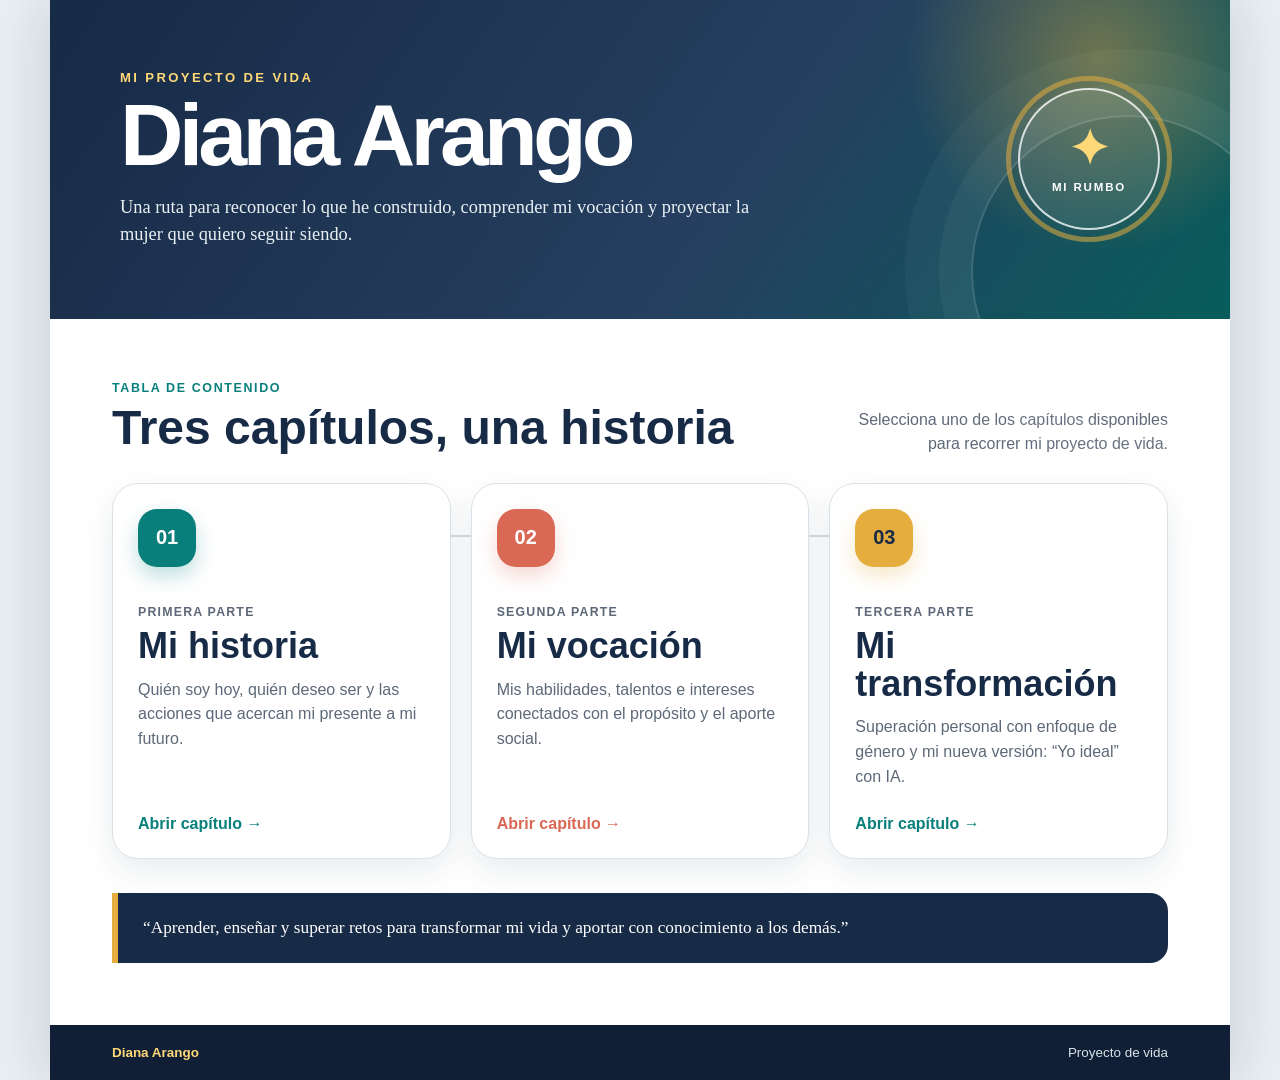
<file: index.html>
<!DOCTYPE html>
<html lang="es">
<head>
  <meta charset="UTF-8" />
  <meta name="viewport" content="width=device-width, initial-scale=1.0" />
  <meta name="description" content="Tabla de contenido del proyecto de vida de Diana Arango." />
  <title>Mi proyecto de vida | Diana Arango</title>
  <style>
    :root { --navy:#172a46; --navy-2:#263f60; --teal:#087f7b; --gold:#e4ad3e; --coral:#d96855; --paper:#fff; --ink:#172033; --muted:#5d6878; }
    * { box-sizing:border-box; }
    body { min-height:100vh; margin:0; color:var(--ink); background:#e9eff2; font-family:"Segoe UI",Arial,Helvetica,sans-serif; }
    .page { width:min(1180px,100%); min-height:100vh; margin:0 auto; overflow:hidden; background:var(--paper); box-shadow:0 0 60px rgba(23,42,70,.18); }
    .top { position:relative; display:grid; grid-template-columns:1fr auto; align-items:center; gap:30px; min-height:255px; padding:clamp(34px,6vw,70px); color:white; background:radial-gradient(circle at 89% 18%,rgba(228,173,62,.42),transparent 18%),linear-gradient(125deg,var(--navy),var(--navy-2) 58%,#075d5b); }
    .top::after { content:""; position:absolute; right:-55px; bottom:-110px; width:310px; height:310px; border:2px solid rgba(255,255,255,.17); border-radius:50%; box-shadow:0 0 0 32px rgba(255,255,255,.04),0 0 0 66px rgba(255,255,255,.03); }
    .eyebrow { margin:0 0 8px; color:#ffd878; font-size:.82rem; font-weight:900; letter-spacing:.18em; }
    h1 { margin:0; font-size:clamp(2.8rem,7vw,5.5rem); line-height:.95; letter-spacing:-.055em; }
    .intro { max-width:670px; margin:17px 0 0; color:#e9f0f3; font-family:Georgia,serif; font-size:1.15rem; line-height:1.5; }
    .seal { position:relative; z-index:1; width:142px; aspect-ratio:1; display:grid; place-content:center; justify-items:center; border:2px solid rgba(255,255,255,.78); outline:5px solid rgba(228,173,62,.55); outline-offset:7px; border-radius:50%; background:rgba(255,255,255,.08); }
    .seal b { color:#ffd878; font-size:3rem; line-height:1; }.seal span { margin-top:8px; font-size:.72rem; font-weight:900; letter-spacing:.16em; }
    .contents { padding:clamp(32px,5vw,62px); }
    .contents-head { display:flex; align-items:end; justify-content:space-between; gap:20px; margin-bottom:28px; }
    .contents-head p { margin:0 0 5px; color:var(--teal); font-size:.78rem; font-weight:900; letter-spacing:.13em; text-transform:uppercase; }
    .contents-head h2 { margin:0; color:var(--navy); font-size:clamp(1.8rem,4vw,3rem); }
    .contents-head span { max-width:310px; color:var(--muted); line-height:1.45; text-align:right; }
    .chapters { position:relative; display:grid; grid-template-columns:repeat(3,1fr); gap:20px; }
    .chapters::before { content:""; position:absolute; left:9%; right:9%; top:52px; height:2px; background:#d5dde3; }
    .chapter { position:relative; z-index:1; min-height:345px; display:flex; flex-direction:column; padding:25px; overflow:hidden; border:1px solid #dbe2e7; border-radius:26px; color:inherit; background:white; box-shadow:0 12px 30px rgba(23,42,70,.09); text-decoration:none; }
    a.chapter { transition:transform .2s ease,box-shadow .2s ease; } a.chapter:hover { transform:translateY(-7px); box-shadow:0 22px 42px rgba(23,42,70,.17); } a.chapter:focus-visible { outline:4px solid var(--gold); outline-offset:4px; }
    .chapter-number { width:58px; height:58px; display:grid; place-items:center; margin-bottom:38px; border-radius:19px; color:white; background:var(--teal); font-size:1.25rem; font-weight:900; box-shadow:0 9px 20px rgba(8,127,123,.26); }
    .two .chapter-number { background:var(--coral); box-shadow:0 9px 20px rgba(217,104,85,.26); } .three .chapter-number { color:var(--navy); background:var(--gold); box-shadow:0 9px 20px rgba(228,173,62,.28); }
    .chapter small { color:var(--muted); font-size:.77rem; font-weight:900; letter-spacing:.1em; text-transform:uppercase; }
    .chapter h3 { margin:8px 0 13px; color:var(--navy); font-size:clamp(1.7rem,3vw,2.25rem); line-height:1.05; }
    .chapter p { margin:0; color:var(--muted); line-height:1.55; }
    .action { margin-top:auto; padding-top:25px; color:var(--teal); font-weight:900; } .two .action { color:var(--coral); }
    .soon { display:inline-block; margin-top:auto; align-self:flex-start; padding:9px 13px; border-radius:999px; color:#71500c; background:#fff1c7; font-size:.8rem; font-weight:900; }
    .quote { margin:34px 0 0; padding:22px 25px; border-left:6px solid var(--gold); color:white; background:var(--navy); border-radius:0 18px 18px 0; font-family:Georgia,serif; font-size:1.08rem; line-height:1.5; }
    footer { display:flex; justify-content:space-between; gap:20px; padding:20px clamp(32px,5vw,62px); color:#d9e2e7; background:#101f35; font-size:.84rem; } footer strong { color:#ffd878; }
    @media(max-width:820px){ .chapters{grid-template-columns:1fr}.chapters::before{display:none}.chapter{min-height:260px}.chapter-number{margin-bottom:24px}.contents-head{display:block}.contents-head span{display:block;margin-top:10px;text-align:left} }
    @media(max-width:620px){ .top{grid-template-columns:1fr}.seal{width:105px}.top,.contents{padding-left:22px;padding-right:22px}footer{flex-direction:column} }
  </style>
</head>
<body>
  <main class="page">
    <header class="top">
      <div><p class="eyebrow">MI PROYECTO DE VIDA</p><h1>Diana Arango</h1><p class="intro">Una ruta para reconocer lo que he construido, comprender mi vocación y proyectar la mujer que quiero seguir siendo.</p></div>
      <div class="seal" aria-hidden="true"><b>✦</b><span>MI RUMBO</span></div>
    </header>
    <section class="contents" aria-labelledby="contents-title">
      <div class="contents-head"><div><p>Tabla de contenido</p><h2 id="contents-title">Tres capítulos, una historia</h2></div><span>Selecciona uno de los capítulos disponibles para recorrer mi proyecto de vida.</span></div>
      <div class="chapters">
        <a class="chapter one" href="parte1.html"><span class="chapter-number">01</span><small>Primera parte</small><h3>Mi historia</h3><p>Quién soy hoy, quién deseo ser y las acciones que acercan mi presente a mi futuro.</p><span class="action">Abrir capítulo →</span></a>
        <a class="chapter two" href="parte2.html"><span class="chapter-number">02</span><small>Segunda parte</small><h3>Mi vocación</h3><p>Mis habilidades, talentos e intereses conectados con el propósito y el aporte social.</p><span class="action">Abrir capítulo →</span></a>
        <a class="chapter three" href="parte3.html"><span class="chapter-number">03</span><small>Tercera parte</small><h3>Mi transformación</h3><p>Superación personal con enfoque de género y mi nueva versión: “Yo ideal” con IA.</p><span class="action">Abrir capítulo →</span></a>
      </div>
      <blockquote class="quote">“Aprender, enseñar y superar retos para transformar mi vida y aportar con conocimiento a los demás.”</blockquote>
    </section>
    <footer><strong>Diana Arango</strong><span>Proyecto de vida</span></footer>
  </main>
</body>
</html>
</file>
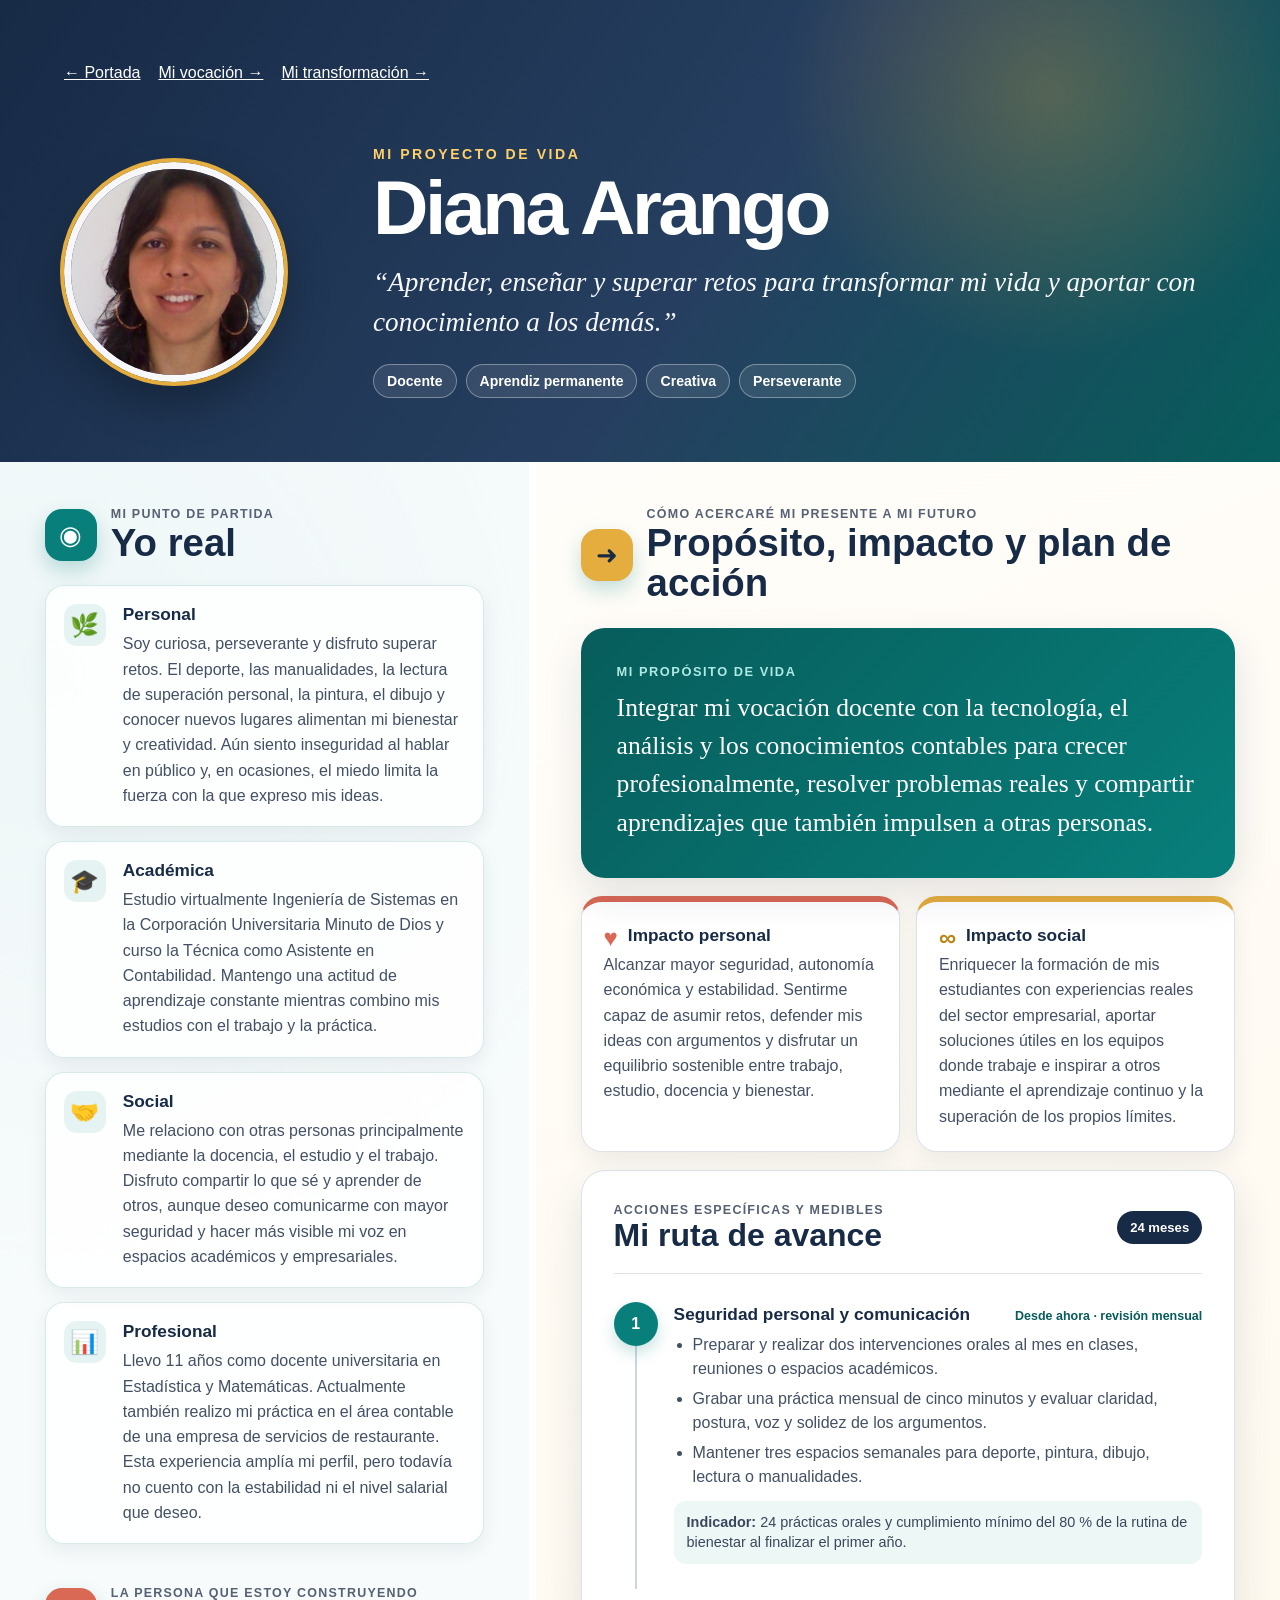
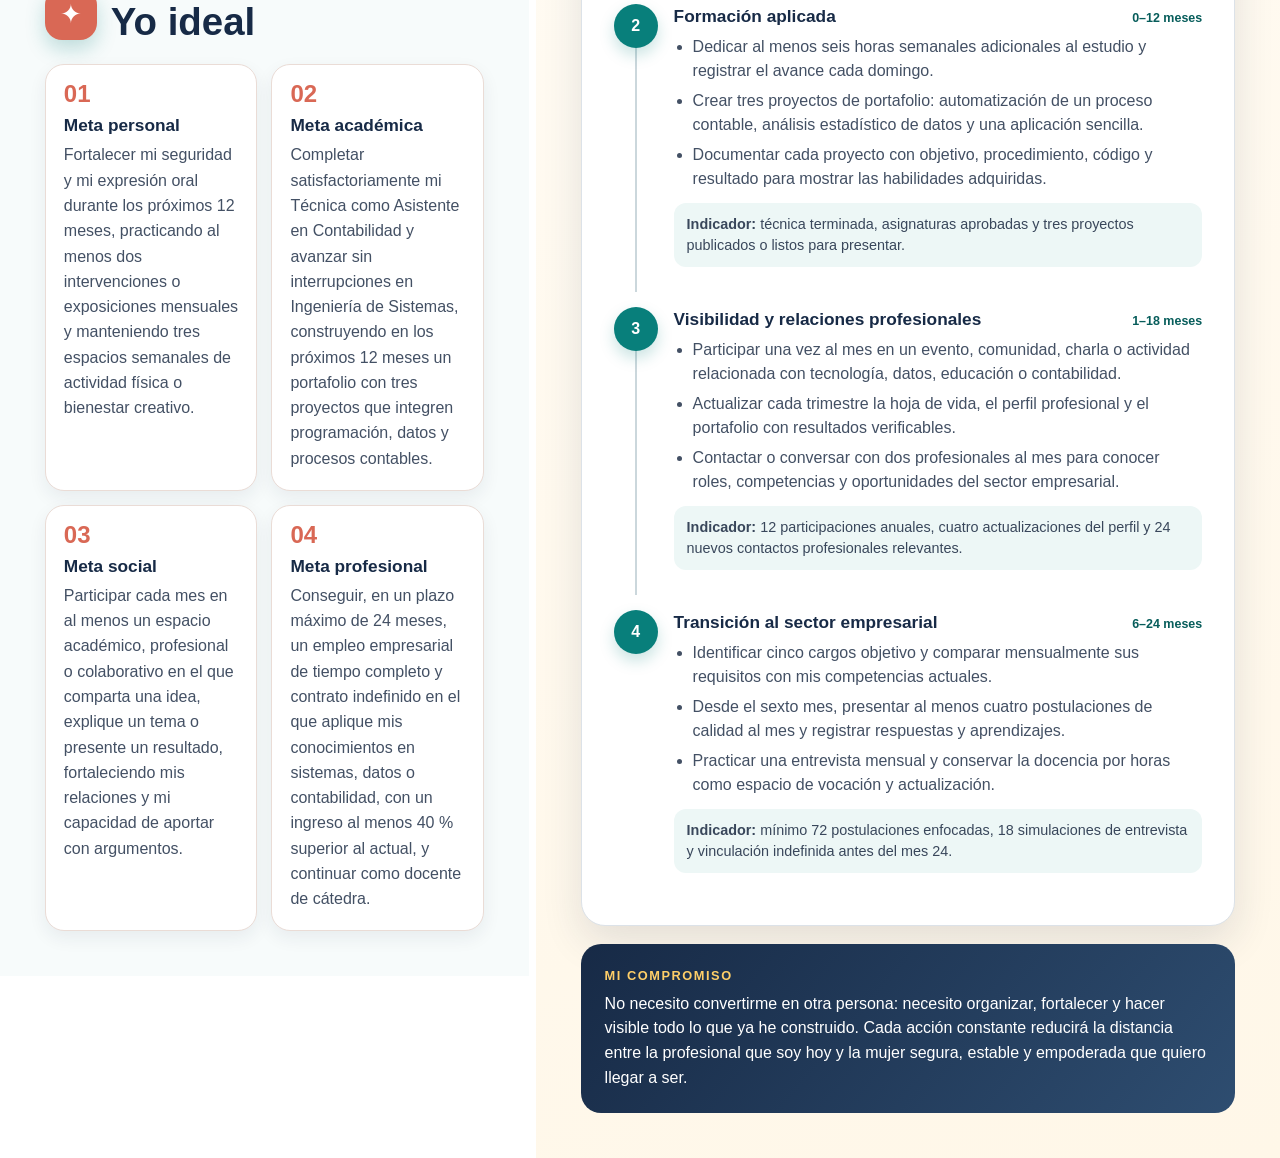
<file: parte1.html>
<!DOCTYPE html>
<html lang="es">
<head>
  <meta charset="UTF-8" />
  <meta name="viewport" content="width=device-width, initial-scale=1.0" />
  <meta name="description" content="Proyecto de vida de Diana Arango: perfil actual, perfil proyectado y plan de acción." />
  <title>Mi proyecto de vida | Diana Arango</title>
  <link rel="stylesheet" href="styles.css" />
  <script src="app.js" defer></script>
</head>

<body>
  <main class="page">
    <header class="hero"><nav aria-label="Navegación" style="grid-column:1/-1;display:flex;gap:18px;flex-wrap:wrap"><a href="index.html" style="color:inherit">← Portada</a><a href="parte2.html" style="color:inherit">Mi vocación →</a><a href="parte3.html" style="color:inherit">Mi transformación →</a></nav>
      <div class="photo-frame">
        <!-- FOTO: guarda tu imagen en assets/foto-diana.jpg -->
        <img id="profilePhoto" src="assets/foto-diana.jpg" alt="Monograma DA de Diana Arango" />
        <div class="photo-placeholder" id="photoPlaceholder" aria-hidden="true">
          <span>📷</span>
          <strong>Aquí va mi foto</strong>
          <small>assets/foto-diana.jpg</small>
        </div>
      </div>

      <div class="hero-copy">
        <p class="eyebrow">MI PROYECTO DE VIDA</p>
        <h1>Diana Arango</h1>
        <p class="life-phrase">“Aprender, enseñar y superar retos para transformar mi vida y aportar con conocimiento a los demás.”</p>
        <div class="identity-tags" aria-label="Rasgos que me identifican">
          <span>Docente</span>
          <span>Aprendiz permanente</span>
          <span>Creativa</span>
          <span>Perseverante</span>
        </div>
      </div>
    </header>

    <section class="infographic" aria-label="Proyecto de vida de Diana Arango">
      <aside class="profiles-column">
        <section class="profile-panel real-panel" aria-labelledby="realTitle">
          <div class="section-heading">
            <span class="heading-icon">◉</span>
            <div>
              <p>Mi punto de partida</p>
              <h2 id="realTitle">Yo real</h2>
            </div>
          </div>

          <div class="dimension-list">
            <article class="dimension-card">
              <span class="dimension-icon">🌿</span>
              <div>
                <h3>Personal</h3>
                <p>Soy curiosa, perseverante y disfruto superar retos. El deporte, las manualidades, la lectura de superación personal, la pintura, el dibujo y conocer nuevos lugares alimentan mi bienestar y creatividad. Aún siento inseguridad al hablar en público y, en ocasiones, el miedo limita la fuerza con la que expreso mis ideas.</p>
              </div>
            </article>

            <article class="dimension-card">
              <span class="dimension-icon">🎓</span>
              <div>
                <h3>Académica</h3>
                <p>Estudio virtualmente Ingeniería de Sistemas en la Corporación Universitaria Minuto de Dios y curso la Técnica como Asistente en Contabilidad. Mantengo una actitud de aprendizaje constante mientras combino mis estudios con el trabajo y la práctica.</p>
              </div>
            </article>

            <article class="dimension-card">
              <span class="dimension-icon">🤝</span>
              <div>
                <h3>Social</h3>
                <p>Me relaciono con otras personas principalmente mediante la docencia, el estudio y el trabajo. Disfruto compartir lo que sé y aprender de otros, aunque deseo comunicarme con mayor seguridad y hacer más visible mi voz en espacios académicos y empresariales.</p>
              </div>
            </article>

            <article class="dimension-card">
              <span class="dimension-icon">📊</span>
              <div>
                <h3>Profesional</h3>
                <p>Llevo 11 años como docente universitaria en Estadística y Matemáticas. Actualmente también realizo mi práctica en el área contable de una empresa de servicios de restaurante. Esta experiencia amplía mi perfil, pero todavía no cuento con la estabilidad ni el nivel salarial que deseo.</p>
              </div>
            </article>
          </div>
        </section>

        <section class="profile-panel ideal-panel" aria-labelledby="idealTitle">
          <div class="section-heading">
            <span class="heading-icon">✦</span>
            <div>
              <p>La persona que estoy construyendo</p>
              <h2 id="idealTitle">Yo ideal</h2>
            </div>
          </div>

          <div class="goal-grid">
            <article class="goal-card">
              <span>01</span>
              <h3>Meta personal</h3>
              <p>Fortalecer mi seguridad y mi expresión oral durante los próximos 12 meses, practicando al menos dos intervenciones o exposiciones mensuales y manteniendo tres espacios semanales de actividad física o bienestar creativo.</p>
            </article>

            <article class="goal-card">
              <span>02</span>
              <h3>Meta académica</h3>
              <p>Completar satisfactoriamente mi Técnica como Asistente en Contabilidad y avanzar sin interrupciones en Ingeniería de Sistemas, construyendo en los próximos 12 meses un portafolio con tres proyectos que integren programación, datos y procesos contables.</p>
            </article>

            <article class="goal-card">
              <span>03</span>
              <h3>Meta social</h3>
              <p>Participar cada mes en al menos un espacio académico, profesional o colaborativo en el que comparta una idea, explique un tema o presente un resultado, fortaleciendo mis relaciones y mi capacidad de aportar con argumentos.</p>
            </article>

            <article class="goal-card">
              <span>04</span>
              <h3>Meta profesional</h3>
              <p>Conseguir, en un plazo máximo de 24 meses, un empleo empresarial de tiempo completo y contrato indefinido en el que aplique mis conocimientos en sistemas, datos o contabilidad, con un ingreso al menos 40 % superior al actual, y continuar como docente de cátedra.</p>
            </article>
          </div>
        </section>
      </aside>

      <section class="action-column" aria-labelledby="purposeTitle">
        <div class="section-heading center-heading">
          <span class="heading-icon">➜</span>
          <div>
            <p>Cómo acercaré mi presente a mi futuro</p>
            <h2 id="purposeTitle">Propósito, impacto y plan de acción</h2>
          </div>
        </div>

        <section class="purpose-statement">
          <p class="purpose-label">Mi propósito de vida</p>
          <blockquote>Integrar mi vocación docente con la tecnología, el análisis y los conocimientos contables para crecer profesionalmente, resolver problemas reales y compartir aprendizajes que también impulsen a otras personas.</blockquote>
        </section>

        <div class="impact-grid">
          <article class="impact-card personal-impact">
            <div class="impact-title">
              <span>♥</span>
              <h3>Impacto personal</h3>
            </div>
            <p>Alcanzar mayor seguridad, autonomía económica y estabilidad. Sentirme capaz de asumir retos, defender mis ideas con argumentos y disfrutar un equilibrio sostenible entre trabajo, estudio, docencia y bienestar.</p>
          </article>

          <article class="impact-card social-impact">
            <div class="impact-title">
              <span>∞</span>
              <h3>Impacto social</h3>
            </div>
            <p>Enriquecer la formación de mis estudiantes con experiencias reales del sector empresarial, aportar soluciones útiles en los equipos donde trabaje e inspirar a otros mediante el aprendizaje continuo y la superación de los propios límites.</p>
          </article>
        </div>

        <section class="roadmap" aria-labelledby="roadmapTitle">
          <div class="roadmap-header">
            <div>
              <p>Acciones específicas y medibles</p>
              <h3 id="roadmapTitle">Mi ruta de avance</h3>
            </div>
            <span class="route-badge">24 meses</span>
          </div>

          <div class="timeline">
            <article class="timeline-item">
              <div class="timeline-marker">1</div>
              <div class="timeline-content">
                <div class="timeline-topline">
                  <h4>Seguridad personal y comunicación</h4>
                  <span>Desde ahora · revisión mensual</span>
                </div>
                <ul>
                  <li>Preparar y realizar dos intervenciones orales al mes en clases, reuniones o espacios académicos.</li>
                  <li>Grabar una práctica mensual de cinco minutos y evaluar claridad, postura, voz y solidez de los argumentos.</li>
                  <li>Mantener tres espacios semanales para deporte, pintura, dibujo, lectura o manualidades.</li>
                </ul>
                <p class="indicator"><strong>Indicador:</strong> 24 prácticas orales y cumplimiento mínimo del 80 % de la rutina de bienestar al finalizar el primer año.</p>
              </div>
            </article>

            <article class="timeline-item">
              <div class="timeline-marker">2</div>
              <div class="timeline-content">
                <div class="timeline-topline">
                  <h4>Formación aplicada</h4>
                  <span>0–12 meses</span>
                </div>
                <ul>
                  <li>Dedicar al menos seis horas semanales adicionales al estudio y registrar el avance cada domingo.</li>
                  <li>Crear tres proyectos de portafolio: automatización de un proceso contable, análisis estadístico de datos y una aplicación sencilla.</li>
                  <li>Documentar cada proyecto con objetivo, procedimiento, código y resultado para mostrar las habilidades adquiridas.</li>
                </ul>
                <p class="indicator"><strong>Indicador:</strong> técnica terminada, asignaturas aprobadas y tres proyectos publicados o listos para presentar.</p>
              </div>
            </article>

            <article class="timeline-item">
              <div class="timeline-marker">3</div>
              <div class="timeline-content">
                <div class="timeline-topline">
                  <h4>Visibilidad y relaciones profesionales</h4>
                  <span>1–18 meses</span>
                </div>
                <ul>
                  <li>Participar una vez al mes en un evento, comunidad, charla o actividad relacionada con tecnología, datos, educación o contabilidad.</li>
                  <li>Actualizar cada trimestre la hoja de vida, el perfil profesional y el portafolio con resultados verificables.</li>
                  <li>Contactar o conversar con dos profesionales al mes para conocer roles, competencias y oportunidades del sector empresarial.</li>
                </ul>
                <p class="indicator"><strong>Indicador:</strong> 12 participaciones anuales, cuatro actualizaciones del perfil y 24 nuevos contactos profesionales relevantes.</p>
              </div>
            </article>

            <article class="timeline-item">
              <div class="timeline-marker">4</div>
              <div class="timeline-content">
                <div class="timeline-topline">
                  <h4>Transición al sector empresarial</h4>
                  <span>6–24 meses</span>
                </div>
                <ul>
                  <li>Identificar cinco cargos objetivo y comparar mensualmente sus requisitos con mis competencias actuales.</li>
                  <li>Desde el sexto mes, presentar al menos cuatro postulaciones de calidad al mes y registrar respuestas y aprendizajes.</li>
                  <li>Practicar una entrevista mensual y conservar la docencia por horas como espacio de vocación y actualización.</li>
                </ul>
                <p class="indicator"><strong>Indicador:</strong> mínimo 72 postulaciones enfocadas, 18 simulaciones de entrevista y vinculación indefinida antes del mes 24.</p>
              </div>
            </article>
          </div>
        </section>

        <section class="closing-box">
          <span>Mi compromiso</span>
          <p>No necesito convertirme en otra persona: necesito organizar, fortalecer y hacer visible todo lo que ya he construido. Cada acción constante reducirá la distancia entre la profesional que soy hoy y la mujer segura, estable y empoderada que quiero llegar a ser.</p>
        </section>
      </section>
    </section>
  </main>

  <button class="top-button" id="topButton" type="button" aria-label="Volver al inicio">↑</button>
</body>
</html>
</file>
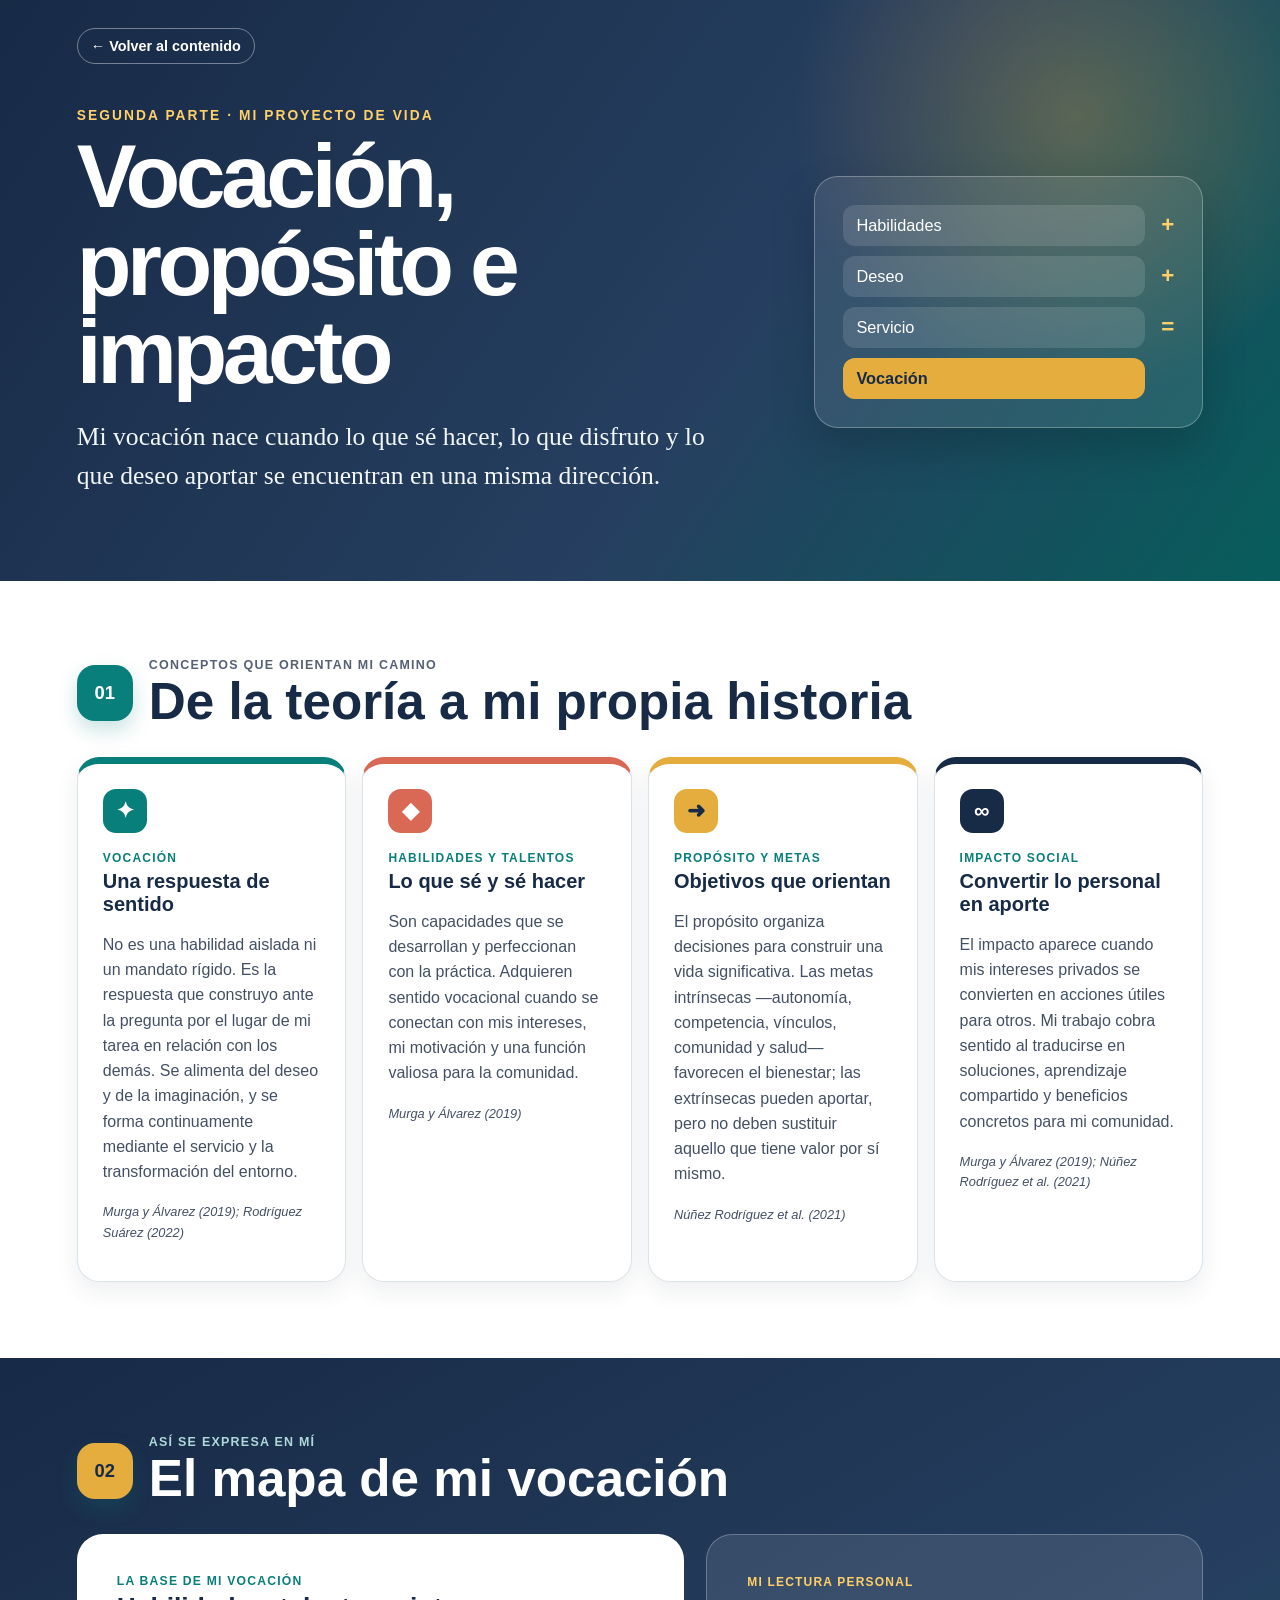
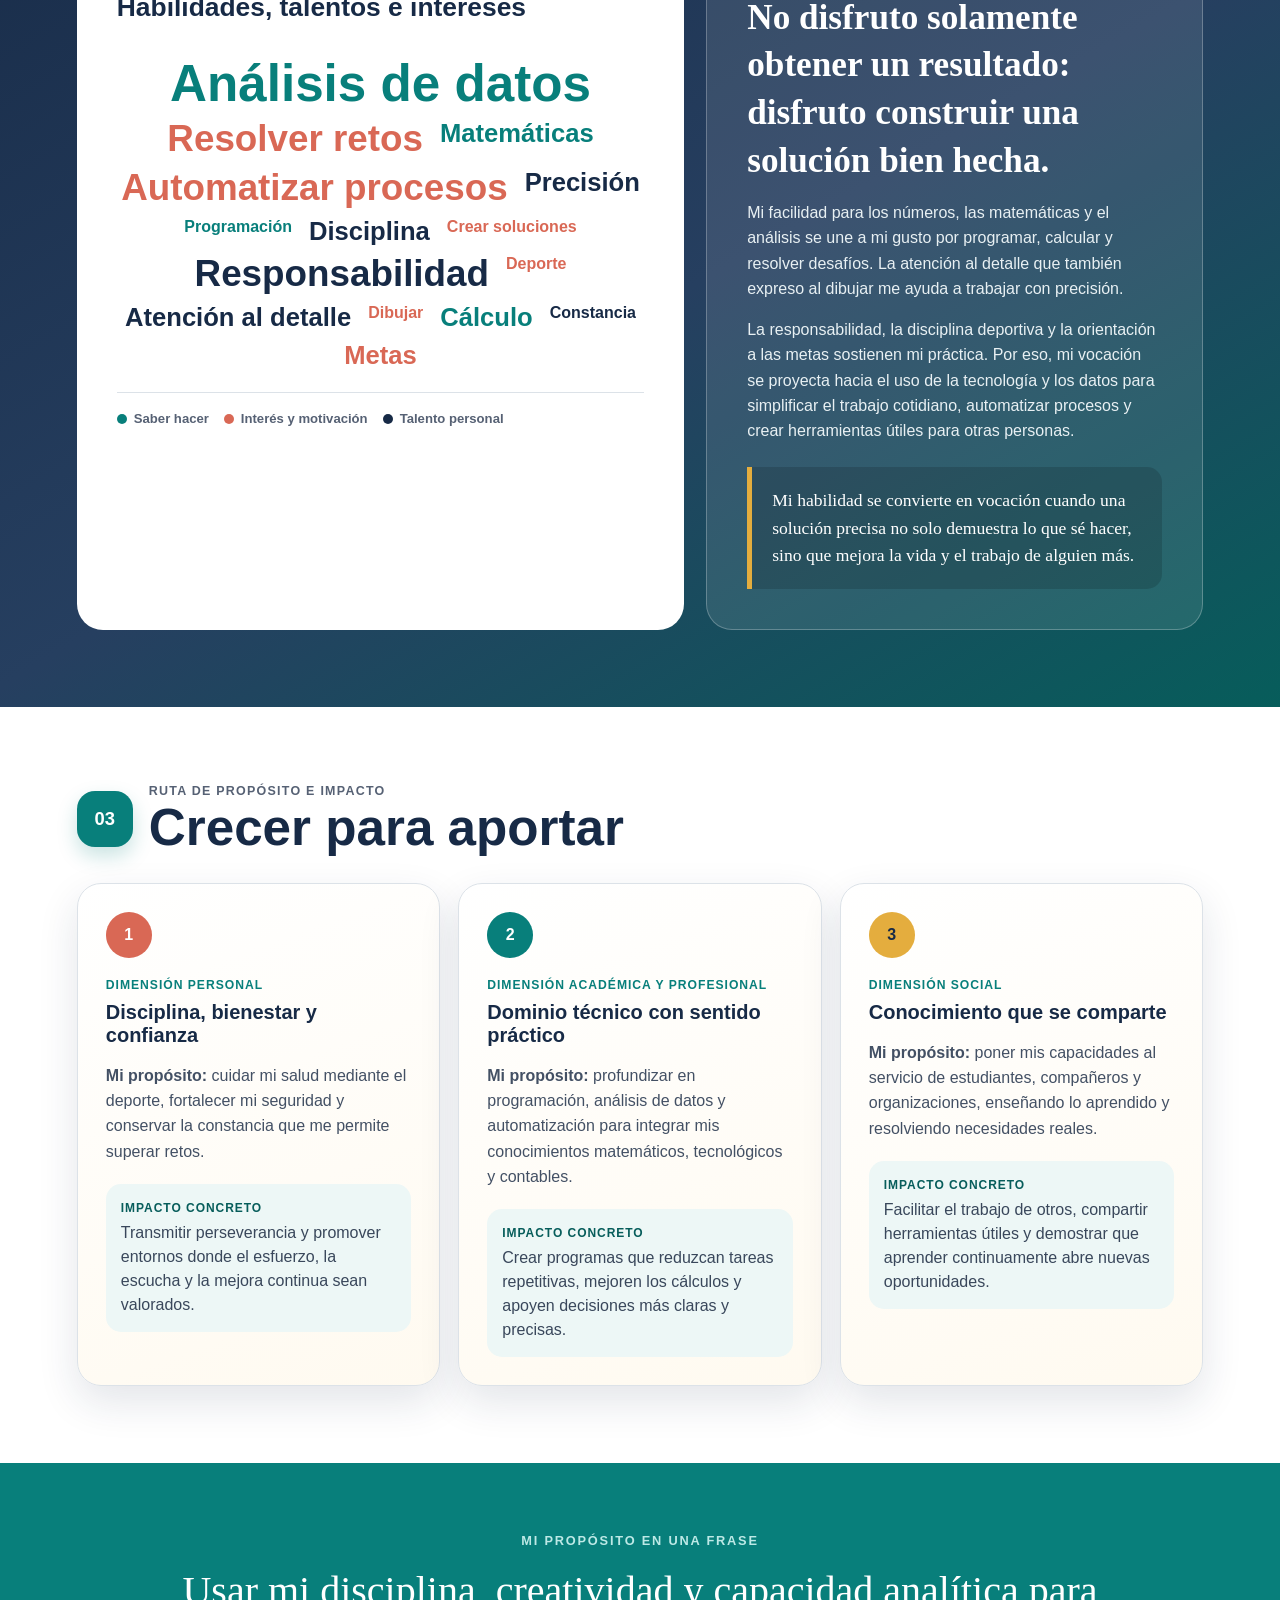
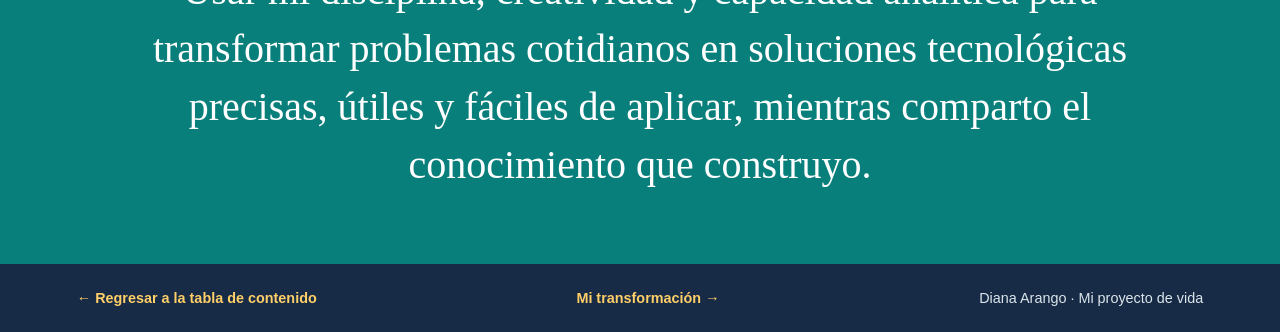
<file: parte2.html>
<!DOCTYPE html>
<html lang="es">
<head>
  <meta charset="UTF-8" />
  <meta name="viewport" content="width=device-width, initial-scale=1.0" />
  <meta name="description" content="Vocación, habilidades, propósito e impacto en el proyecto de vida de Diana Arango." />
  <title>Vocación, propósito e impacto | Diana Arango</title>
  <link rel="stylesheet" href="parte-2.css" />
</head>
<body>
  <main class="page">
    <header class="hero">
      <a class="back-link" href="index.html">← Volver al contenido</a>
      <div class="hero-grid">
        <div>
          <p class="eyebrow">SEGUNDA PARTE · MI PROYECTO DE VIDA</p>
          <h1>Vocación, propósito e impacto</h1>
          <p class="lead">Mi vocación nace cuando lo que sé hacer, lo que disfruto y lo que deseo aportar se encuentran en una misma dirección.</p>
        </div>
        <div class="formula" aria-label="Habilidades más deseo más servicio es igual a vocación">
          <span>Habilidades</span><b>+</b><span>Deseo</span><b>+</b><span>Servicio</span><b>=</b><strong>Vocación</strong>
        </div>
      </div>
    </header>

    <section class="theory" aria-labelledby="theory-title">
      <div class="section-title">
        <span>01</span>
        <div><p>Conceptos que orientan mi camino</p><h2 id="theory-title">De la teoría a mi propia historia</h2></div>
      </div>
      <div class="concept-grid">
        <article class="concept-card vocation">
          <div class="icon">✦</div>
          <p class="card-label">Vocación</p>
          <h3>Una respuesta de sentido</h3>
          <p>No es una habilidad aislada ni un mandato rígido. Es la respuesta que construyo ante la pregunta por el lugar de mi tarea en relación con los demás. Se alimenta del deseo y de la imaginación, y se forma continuamente mediante el servicio y la transformación del entorno.</p>
          <p class="source">Murga y Álvarez (2019); Rodríguez Suárez (2022)</p>
        </article>
        <article class="concept-card abilities">
          <div class="icon">◆</div>
          <p class="card-label">Habilidades y talentos</p>
          <h3>Lo que sé y sé hacer</h3>
          <p>Son capacidades que se desarrollan y perfeccionan con la práctica. Adquieren sentido vocacional cuando se conectan con mis intereses, mi motivación y una función valiosa para la comunidad.</p>
          <p class="source">Murga y Álvarez (2019)</p>
        </article>
        <article class="concept-card purpose">
          <div class="icon">➜</div>
          <p class="card-label">Propósito y metas</p>
          <h3>Objetivos que orientan</h3>
          <p>El propósito organiza decisiones para construir una vida significativa. Las metas intrínsecas —autonomía, competencia, vínculos, comunidad y salud— favorecen el bienestar; las extrínsecas pueden aportar, pero no deben sustituir aquello que tiene valor por sí mismo.</p>
          <p class="source">Núñez Rodríguez et al. (2021)</p>
        </article>
        <article class="concept-card impact">
          <div class="icon">∞</div>
          <p class="card-label">Impacto social</p>
          <h3>Convertir lo personal en aporte</h3>
          <p>El impacto aparece cuando mis intereses privados se convierten en acciones útiles para otros. Mi trabajo cobra sentido al traducirse en soluciones, aprendizaje compartido y beneficios concretos para mi comunidad.</p>
          <p class="source">Murga y Álvarez (2019); Núñez Rodríguez et al. (2021)</p>
        </article>
      </div>
    </section>

    <section class="my-map" aria-labelledby="map-title">
      <div class="section-title light">
        <span>02</span>
        <div><p>Así se expresa en mí</p><h2 id="map-title">El mapa de mi vocación</h2></div>
      </div>
      <div class="map-layout">
        <article class="word-cloud" aria-labelledby="cloud-title">
          <div class="cloud-heading"><p>La base de mi vocación</p><h3 id="cloud-title">Habilidades, talentos e intereses</h3></div>
          <div class="words" aria-label="Nube de habilidades, talentos e intereses">
            <span class="xl skill">Análisis de datos</span>
            <span class="lg desire">Resolver retos</span>
            <span class="md skill">Matemáticas</span>
            <span class="lg desire">Automatizar procesos</span>
            <span class="md talent">Precisión</span>
            <span class="sm skill">Programación</span>
            <span class="md talent">Disciplina</span>
            <span class="sm desire">Crear soluciones</span>
            <span class="lg talent">Responsabilidad</span>
            <span class="sm desire">Deporte</span>
            <span class="md talent">Atención al detalle</span>
            <span class="sm desire">Dibujar</span>
            <span class="md skill">Cálculo</span>
            <span class="sm talent">Constancia</span>
            <span class="md desire">Metas</span>
          </div>
          <div class="legend"><span><i class="skill-dot"></i>Saber hacer</span><span><i class="desire-dot"></i>Interés y motivación</span><span><i class="talent-dot"></i>Talento personal</span></div>
        </article>

        <article class="interpretation">
          <p class="card-label">Mi lectura personal</p>
          <h3>No disfruto solamente obtener un resultado: disfruto construir una solución bien hecha.</h3>
          <p>Mi facilidad para los números, las matemáticas y el análisis se une a mi gusto por programar, calcular y resolver desafíos. La atención al detalle que también expreso al dibujar me ayuda a trabajar con precisión.</p>
          <p>La responsabilidad, la disciplina deportiva y la orientación a las metas sostienen mi práctica. Por eso, mi vocación se proyecta hacia el uso de la tecnología y los datos para simplificar el trabajo cotidiano, automatizar procesos y crear herramientas útiles para otras personas.</p>
          <blockquote>Mi habilidad se convierte en vocación cuando una solución precisa no solo demuestra lo que sé hacer, sino que mejora la vida y el trabajo de alguien más.</blockquote>
        </article>
      </div>
    </section>

    <section class="purpose-route" aria-labelledby="route-title">
      <div class="section-title">
        <span>03</span>
        <div><p>Ruta de propósito e impacto</p><h2 id="route-title">Crecer para aportar</h2></div>
      </div>
      <div class="stations">
        <article class="station">
          <div class="station-number">1</div>
          <p class="station-type">Dimensión personal</p>
          <h3>Disciplina, bienestar y confianza</h3>
          <p><strong>Mi propósito:</strong> cuidar mi salud mediante el deporte, fortalecer mi seguridad y conservar la constancia que me permite superar retos.</p>
          <div class="impact-note"><span>Impacto concreto</span>Transmitir perseverancia y promover entornos donde el esfuerzo, la escucha y la mejora continua sean valorados.</div>
        </article>
        <article class="station">
          <div class="station-number">2</div>
          <p class="station-type">Dimensión académica y profesional</p>
          <h3>Dominio técnico con sentido práctico</h3>
          <p><strong>Mi propósito:</strong> profundizar en programación, análisis de datos y automatización para integrar mis conocimientos matemáticos, tecnológicos y contables.</p>
          <div class="impact-note"><span>Impacto concreto</span>Crear programas que reduzcan tareas repetitivas, mejoren los cálculos y apoyen decisiones más claras y precisas.</div>
        </article>
        <article class="station">
          <div class="station-number">3</div>
          <p class="station-type">Dimensión social</p>
          <h3>Conocimiento que se comparte</h3>
          <p><strong>Mi propósito:</strong> poner mis capacidades al servicio de estudiantes, compañeros y organizaciones, enseñando lo aprendido y resolviendo necesidades reales.</p>
          <div class="impact-note"><span>Impacto concreto</span>Facilitar el trabajo de otros, compartir herramientas útiles y demostrar que aprender continuamente abre nuevas oportunidades.</div>
        </article>
      </div>
    </section>

    <section class="synthesis">
      <p>Mi propósito en una frase</p>
      <blockquote>Usar mi disciplina, creatividad y capacidad analítica para transformar problemas cotidianos en soluciones tecnológicas precisas, útiles y fáciles de aplicar, mientras comparto el conocimiento que construyo.</blockquote>
    </section>

    <footer><a href="index.html">← Regresar a la tabla de contenido</a><a href="parte3.html">Mi transformación →</a><span>Diana Arango · Mi proyecto de vida</span></footer>
  </main>
</body>
</html>
</file>
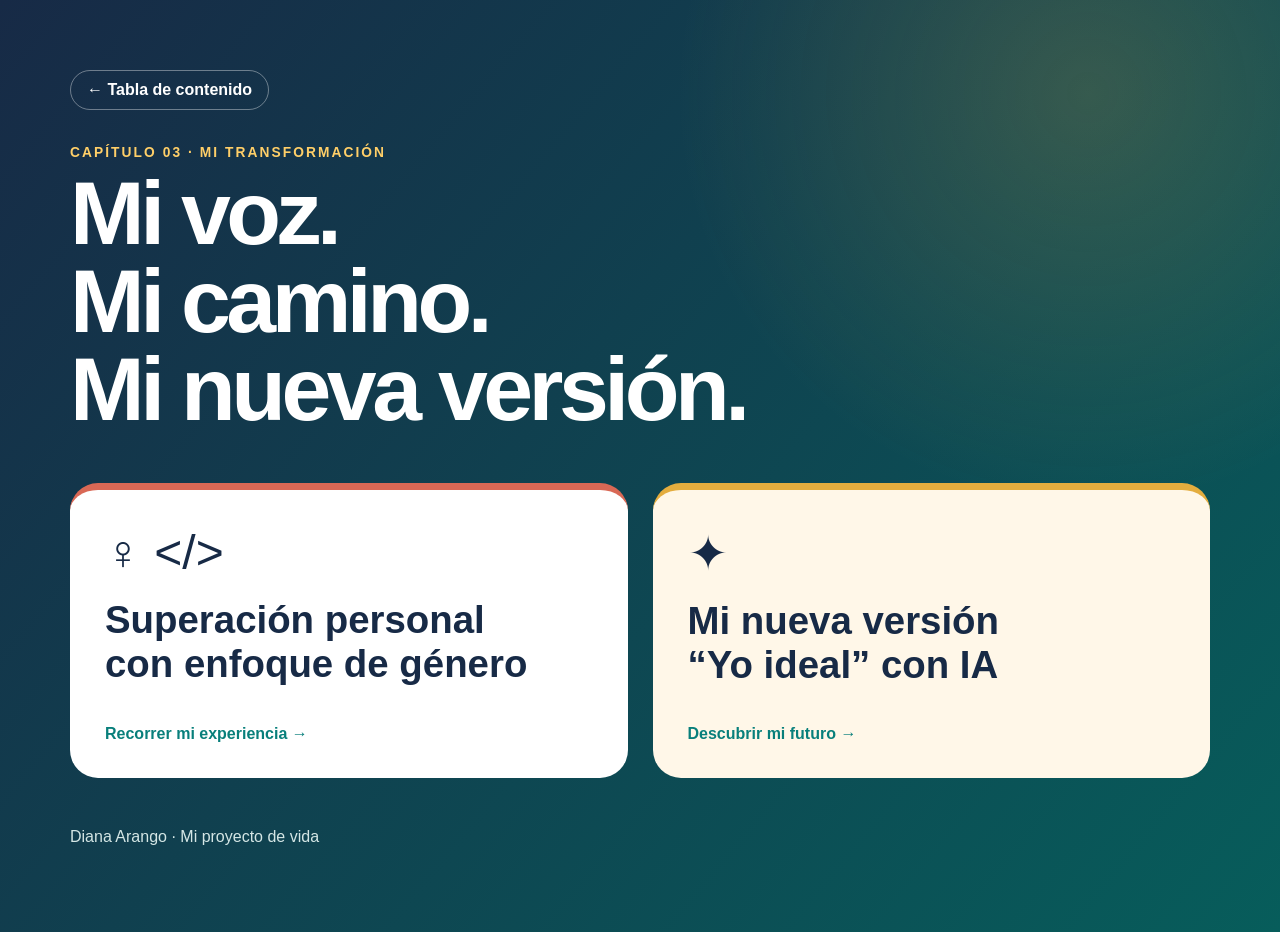
<file: parte3.html>
<!DOCTYPE html>
<html lang="es"><head><meta charset="UTF-8"><meta name="viewport" content="width=device-width, initial-scale=1"><meta name="description" content="Mi transformación — Proyecto de vida de Diana Arango"><title>Mi transformación | Diana Arango</title><link rel="stylesheet" href="parte-3.css"></head><body><main class="page"><section class="hub"><nav aria-label="Navegación"><a href="index.html">← Tabla de contenido</a></nav><p class="eyebrow">CAPÍTULO 03 · MI TRANSFORMACIÓN</p><h1>Mi voz.<br>Mi camino.<br>Mi nueva versión.</h1><div class="portals"><a class="portal" href="superacion.html"><span class="symbol" aria-hidden="true">♀ &lt;/&gt;</span><h2>Superación personal<br>con enfoque de género</h2><b>Recorrer mi experiencia →</b></a><a class="portal" href="yo-ideal.html"><span class="symbol" aria-hidden="true">✦</span><h2>Mi nueva versión<br>“Yo ideal” con IA</h2><b>Descubrir mi futuro →</b></a></div><p class="signature">Diana Arango · Mi proyecto de vida</p></section></main></body></html>
</file>
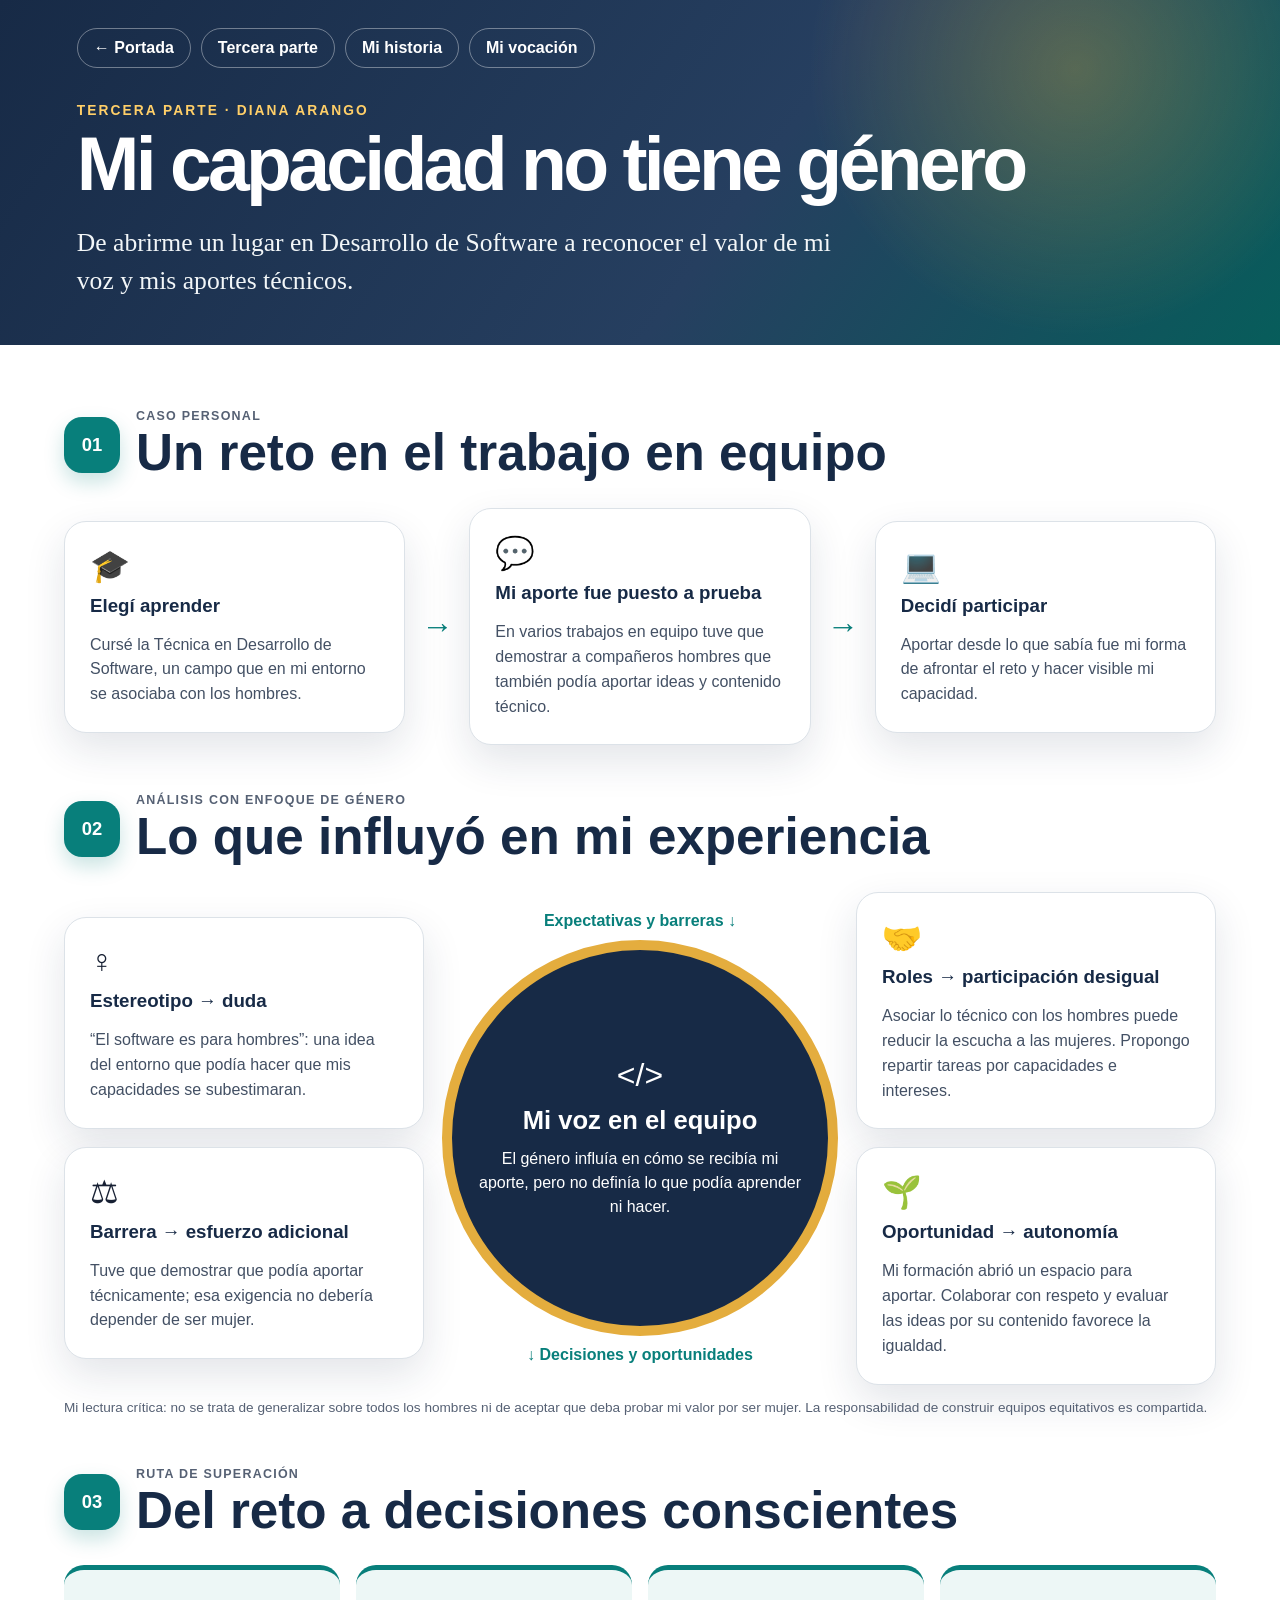
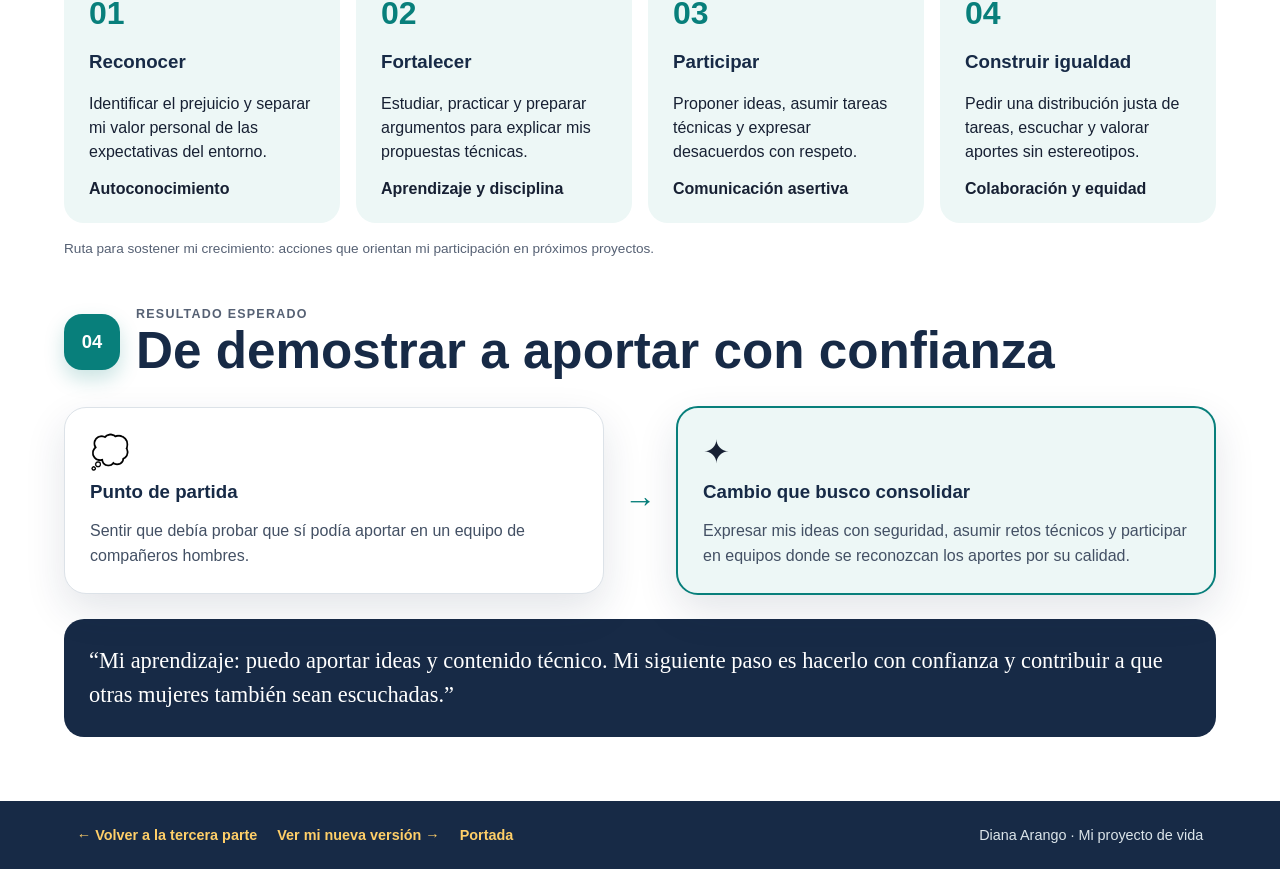
<file: superacion.html>
<!DOCTYPE html>
<html lang="es"><head><meta charset="UTF-8"><meta name="viewport" content="width=device-width, initial-scale=1"><meta name="description" content="Superación personal con enfoque de género — Proyecto de vida de Diana Arango"><title>Superación personal con enfoque de género | Diana Arango</title><link rel="stylesheet" href="parte-3.css"></head><body><main class="page"><header class="hero header-small"><nav aria-label="Navegación"><a href="index.html">← Portada</a><a href="parte3.html">Tercera parte</a><a href="parte1.html">Mi historia</a><a href="parte2.html">Mi vocación</a></nav><p class="eyebrow">TERCERA PARTE · DIANA ARANGO</p><h1>Mi capacidad no tiene género</h1><p class="lead">De abrirme un lugar en Desarrollo de Software a reconocer el valor de mi voz y mis aportes técnicos.</p></header><div class="content"><section class="section"><div class="section-title"><span>01</span><div><p>Caso personal</p><h2>Un reto en el trabajo en equipo</h2></div></div><div class="case"><article class="tile"><span class="symbol" aria-hidden="true">🎓</span><h3>Elegí aprender</h3><p>Cursé la Técnica en Desarrollo de Software, un campo que en mi entorno se asociaba con los hombres.</p></article><span class="arrow" aria-hidden="true">→</span><article class="tile"><span class="symbol" aria-hidden="true">💬</span><h3>Mi aporte fue puesto a prueba</h3><p>En varios trabajos en equipo tuve que demostrar a compañeros hombres que también podía aportar ideas y contenido técnico.</p></article><span class="arrow" aria-hidden="true">→</span><article class="tile"><span class="symbol" aria-hidden="true">💻</span><h3>Decidí participar</h3><p>Aportar desde lo que sabía fue mi forma de afrontar el reto y hacer visible mi capacidad.</p></article></div></section><section class="section"><div class="section-title"><span>02</span><div><p>Análisis con enfoque de género</p><h2>Lo que influyó en mi experiencia</h2></div></div><div class="map"><div class="map-side"><article class="tile"><span class="symbol" aria-hidden="true">♀</span><h3>Estereotipo → duda</h3><p>“El software es para hombres”: una idea del entorno que podía hacer que mis capacidades se subestimaran.</p></article><article class="tile"><span class="symbol" aria-hidden="true">⚖</span><h3>Barrera → esfuerzo adicional</h3><p>Tuve que demostrar que podía aportar técnicamente; esa exigencia no debería depender de ser mujer.</p></article></div><div><p class="connector">Expectativas y barreras ↓</p><div class="map-center"><span class="symbol" aria-hidden="true">&lt;/&gt;</span><h3>Mi voz en el equipo</h3><p>El género influía en cómo se recibía mi aporte, pero no definía lo que podía aprender ni hacer.</p></div><p class="connector">↓ Decisiones y oportunidades</p></div><div class="map-side"><article class="tile"><span class="symbol" aria-hidden="true">🤝</span><h3>Roles → participación desigual</h3><p>Asociar lo técnico con los hombres puede reducir la escucha a las mujeres. Propongo repartir tareas por capacidades e intereses.</p></article><article class="tile"><span class="symbol" aria-hidden="true">🌱</span><h3>Oportunidad → autonomía</h3><p>Mi formación abrió un espacio para aportar. Colaborar con respeto y evaluar las ideas por su contenido favorece la igualdad.</p></article></div></div><p class="small">Mi lectura crítica: no se trata de generalizar sobre todos los hombres ni de aceptar que deba probar mi valor por ser mujer. La responsabilidad de construir equipos equitativos es compartida.</p></section><section class="section"><div class="section-title"><span>03</span><div><p>Ruta de superación</p><h2>Del reto a decisiones conscientes</h2></div></div><ol class="route"><li><h3>Reconocer</h3><p>Identificar el prejuicio y separar mi valor personal de las expectativas del entorno.</p><strong>Autoconocimiento</strong></li><li><h3>Fortalecer</h3><p>Estudiar, practicar y preparar argumentos para explicar mis propuestas técnicas.</p><strong>Aprendizaje y disciplina</strong></li><li><h3>Participar</h3><p>Proponer ideas, asumir tareas técnicas y expresar desacuerdos con respeto.</p><strong>Comunicación asertiva</strong></li><li><h3>Construir igualdad</h3><p>Pedir una distribución justa de tareas, escuchar y valorar aportes sin estereotipos.</p><strong>Colaboración y equidad</strong></li></ol><p class="small">Ruta para sostener mi crecimiento: acciones que orientan mi participación en próximos proyectos.</p></section><section class="section"><div class="section-title"><span>04</span><div><p>Resultado esperado</p><h2>De demostrar a aportar con confianza</h2></div></div><div class="result"><article class="tile"><span class="symbol" aria-hidden="true">💭</span><h3>Punto de partida</h3><p>Sentir que debía probar que sí podía aportar en un equipo de compañeros hombres.</p></article><span class="arrow" aria-hidden="true">→</span><article class="tile"><span class="symbol" aria-hidden="true">✦</span><h3>Cambio que busco consolidar</h3><p>Expresar mis ideas con seguridad, asumir retos técnicos y participar en equipos donde se reconozcan los aportes por su calidad.</p></article></div><div class="takeaway">“Mi aprendizaje: puedo aportar ideas y contenido técnico. Mi siguiente paso es hacerlo con confianza y contribuir a que otras mujeres también sean escuchadas.”</div></section></div><footer><div class="footer-links"><a href="parte3.html">← Volver a la tercera parte</a><a href="yo-ideal.html">Ver mi nueva versión →</a><a href="index.html">Portada</a></div><span>Diana Arango · Mi proyecto de vida</span></footer></main></body></html>
</file>
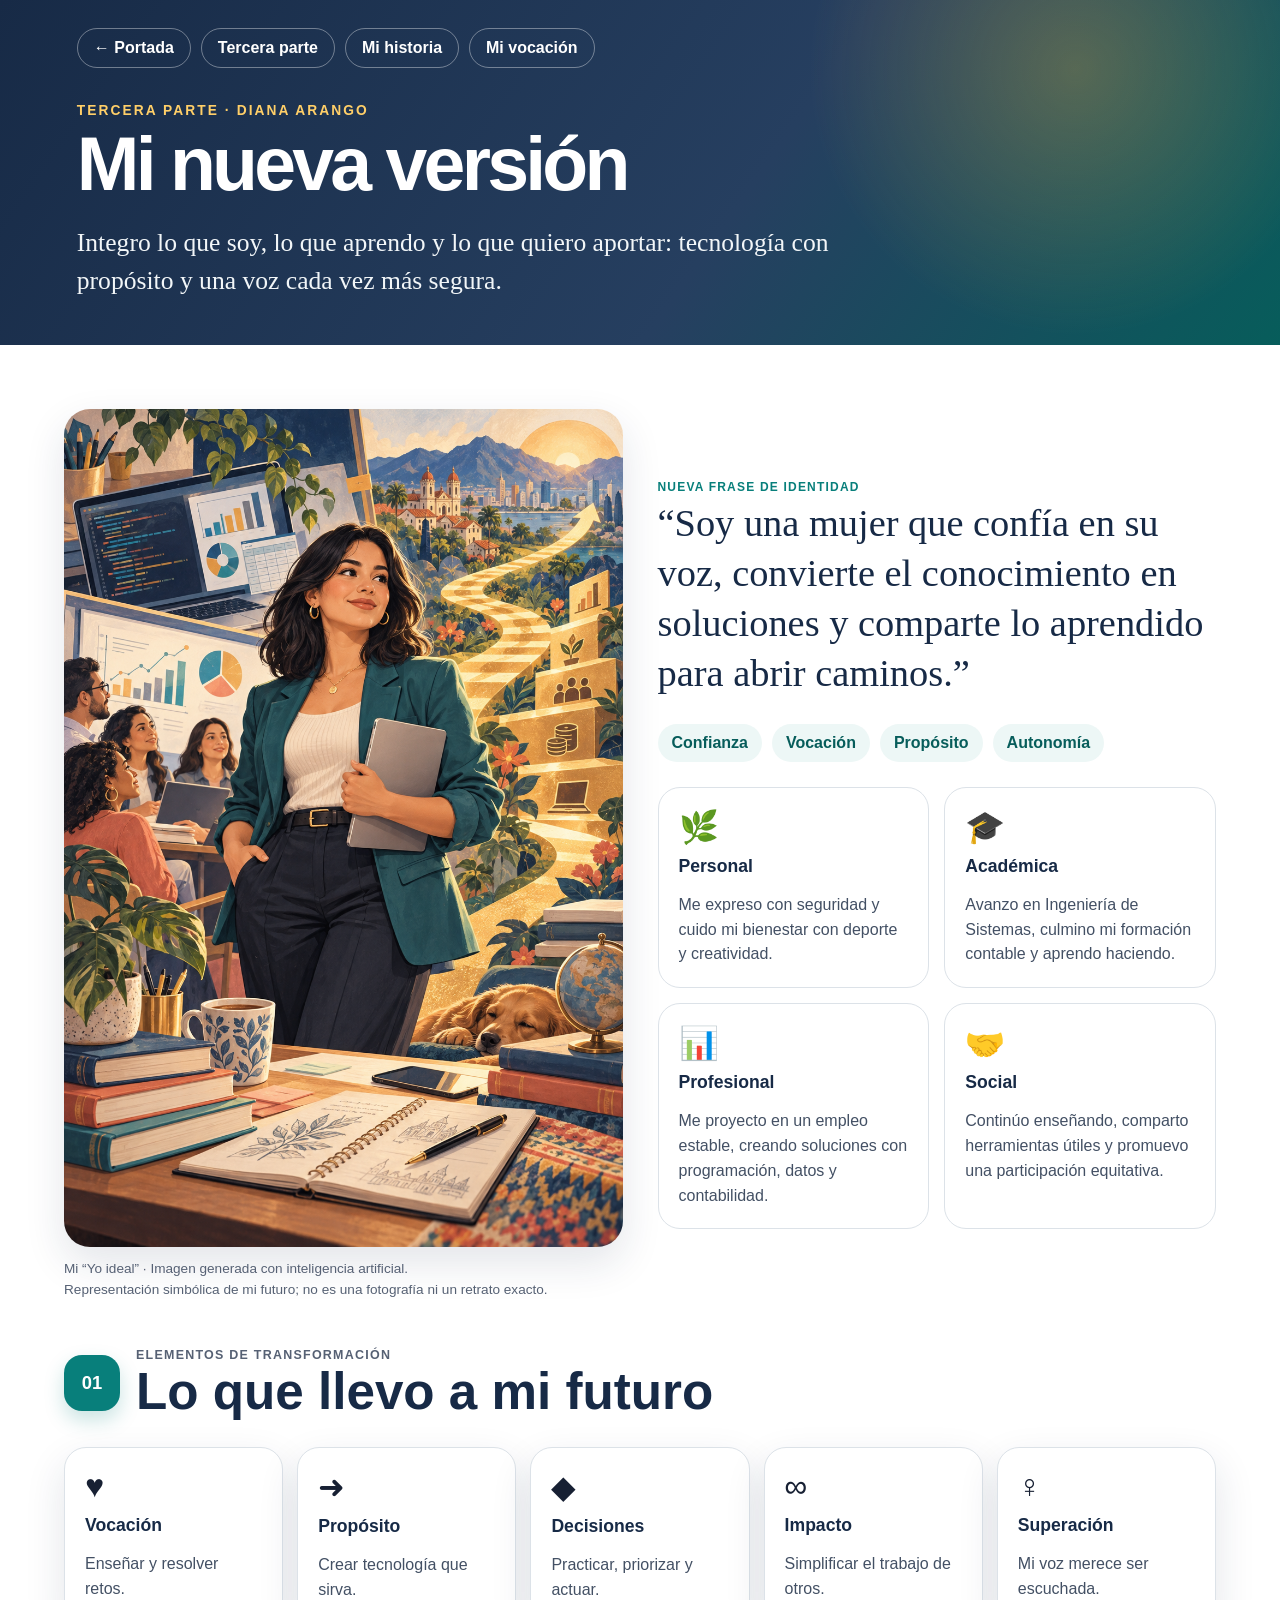
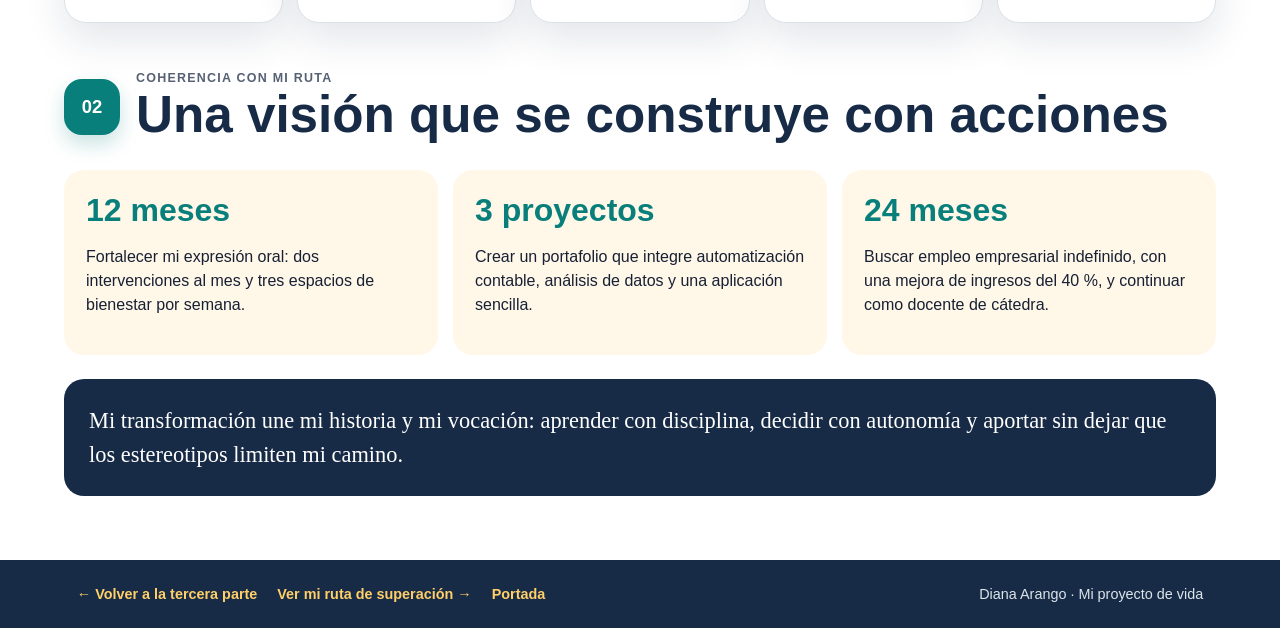
<file: yo-ideal.html>
<!DOCTYPE html>
<html lang="es"><head><meta charset="UTF-8"><meta name="viewport" content="width=device-width, initial-scale=1"><meta name="description" content="Mi nueva versión — Yo ideal con IA — Proyecto de vida de Diana Arango"><title>Mi nueva versión — Yo ideal con IA | Diana Arango</title><link rel="stylesheet" href="parte-3.css"></head><body><main class="page"><header class="hero header-small"><nav aria-label="Navegación"><a href="index.html">← Portada</a><a href="parte3.html">Tercera parte</a><a href="parte1.html">Mi historia</a><a href="parte2.html">Mi vocación</a></nav><p class="eyebrow">TERCERA PARTE · DIANA ARANGO</p><h1>Mi nueva versión</h1><p class="lead">Integro lo que soy, lo que aprendo y lo que quiero aportar: tecnología con propósito y una voz cada vez más segura.</p></header><div class="content"><section class="section"><div class="ideal-grid"><figure class="portrait"><img src="assets/yo-ideal-ia.png" alt="Ilustración generada con IA: una mujer segura con un computador, rodeada de código, datos, libros y estudiantes; un camino dorado simboliza su crecimiento"><figcaption class="small">Mi “Yo ideal” · Imagen generada con inteligencia artificial.<br>Representación simbólica de mi futuro; no es una fotografía ni un retrato exacto.</figcaption></figure><div><p class="card-label">Nueva frase de identidad</p><blockquote class="identity">“Soy una mujer que confía en su voz, convierte el conocimiento en soluciones y comparte lo aprendido para abrir caminos.”</blockquote><div class="pills"><span>Confianza</span><span>Vocación</span><span>Propósito</span><span>Autonomía</span></div><div class="future"><article class="tile"><span class="symbol" aria-hidden="true">🌿</span><h3>Personal</h3><p>Me expreso con seguridad y cuido mi bienestar con deporte y creatividad.</p></article><article class="tile"><span class="symbol" aria-hidden="true">🎓</span><h3>Académica</h3><p>Avanzo en Ingeniería de Sistemas, culmino mi formación contable y aprendo haciendo.</p></article><article class="tile"><span class="symbol" aria-hidden="true">📊</span><h3>Profesional</h3><p>Me proyecto en un empleo estable, creando soluciones con programación, datos y contabilidad.</p></article><article class="tile"><span class="symbol" aria-hidden="true">🤝</span><h3>Social</h3><p>Continúo enseñando, comparto herramientas útiles y promuevo una participación equitativa.</p></article></div></div></div></section><section class="section"><div class="section-title"><span>01</span><div><p>Elementos de transformación</p><h2>Lo que llevo a mi futuro</h2></div></div><div class="transformation"><article class="tile"><span class="symbol" aria-hidden="true">♥</span><h3>Vocación</h3><p>Enseñar y resolver retos.</p></article><article class="tile"><span class="symbol" aria-hidden="true">➜</span><h3>Propósito</h3><p>Crear tecnología que sirva.</p></article><article class="tile"><span class="symbol" aria-hidden="true">◆</span><h3>Decisiones</h3><p>Practicar, priorizar y actuar.</p></article><article class="tile"><span class="symbol" aria-hidden="true">∞</span><h3>Impacto</h3><p>Simplificar el trabajo de otros.</p></article><article class="tile"><span class="symbol" aria-hidden="true">♀</span><h3>Superación</h3><p>Mi voz merece ser escuchada.</p></article></div></section><section class="section"><div class="section-title"><span>02</span><div><p>Coherencia con mi ruta</p><h2>Una visión que se construye con acciones</h2></div></div><div class="goal-strip"><div><b>12 meses</b><p>Fortalecer mi expresión oral: dos intervenciones al mes y tres espacios de bienestar por semana.</p></div><div><b>3 proyectos</b><p>Crear un portafolio que integre automatización contable, análisis de datos y una aplicación sencilla.</p></div><div><b>24 meses</b><p>Buscar empleo empresarial indefinido, con una mejora de ingresos del 40 %, y continuar como docente de cátedra.</p></div></div><div class="takeaway">Mi transformación une mi historia y mi vocación: aprender con disciplina, decidir con autonomía y aportar sin dejar que los estereotipos limiten mi camino.</div></section></div><footer><div class="footer-links"><a href="parte3.html">← Volver a la tercera parte</a><a href="superacion.html">Ver mi ruta de superación →</a><a href="index.html">Portada</a></div><span>Diana Arango · Mi proyecto de vida</span></footer></main></body></html>
</file>
<file: styles.css>
:root {
  --navy: #172a46;
  --navy-soft: #263f60;
  --teal: #087f7b;
  --teal-dark: #075d5b;
  --gold: #e4ad3e;
  --coral: #d96855;
  --sky: #dfeff1;
  --cream: #fff7e8;
  --paper: #ffffff;
  --ink: #172033;
  --muted: #566174;
  --line: #dce2e8;
  --shadow: 0 16px 40px rgba(23, 42, 70, 0.12);
  --radius: 24px;
}

* { box-sizing: border-box; }
html { scroll-behavior: smooth; }

body {
  margin: 0;
  color: var(--ink);
  background: #edf2f5;
  font-family: "Segoe UI", Arial, Helvetica, sans-serif;
  font-size: 16px;
}

.page {
  width: min(1520px, 100%);
  margin: 0 auto;
  background: var(--paper);
  box-shadow: 0 0 55px rgba(23, 42, 70, 0.16);
}

.hero {
  min-height: 330px;
  display: grid;
  grid-template-columns: 245px minmax(0, 1fr);
  align-items: center;
  gap: clamp(28px, 5vw, 72px);
  padding: clamp(32px, 5vw, 70px);
  color: white;
  background:
    radial-gradient(circle at 82% 20%, rgba(228, 173, 62, 0.28), transparent 24%),
    linear-gradient(125deg, var(--navy) 0%, var(--navy-soft) 56%, var(--teal-dark) 100%);
  overflow: hidden;
}

.photo-frame {
  position: relative;
  width: 220px;
  aspect-ratio: 1;
  border-radius: 50%;
  background: rgba(255, 255, 255, 0.1);
  border: 7px solid rgba(255, 255, 255, 0.96);
  outline: 4px solid var(--gold);
  box-shadow: 0 20px 45px rgba(0, 0, 0, 0.3);
  overflow: hidden;
}

.photo-frame img {
  width: 100%;
  height: 100%;
  object-fit: cover;
  object-position: center;
  display: block;
}

.photo-placeholder {
  position: absolute;
  inset: 0;
  display: none;
  place-content: center;
  justify-items: center;
  gap: 6px;
  padding: 20px;
  text-align: center;
  background: linear-gradient(145deg, #294968, #0b6867);
}

.photo-placeholder span { font-size: 2.8rem; }
.photo-placeholder strong { font-size: 1rem; }
.photo-placeholder small { font-size: 0.73rem; opacity: 0.84; }
.hero-copy { max-width: 900px; }

.eyebrow {
  margin: 0 0 8px;
  color: #ffcf68;
  font-size: 0.88rem;
  font-weight: 800;
  letter-spacing: 0.18em;
}

.hero h1 {
  margin: 0;
  font-size: clamp(2.9rem, 6vw, 5.4rem);
  line-height: 0.98;
  letter-spacing: -0.045em;
}

.life-phrase {
  max-width: 880px;
  margin: 18px 0 22px;
  color: #f6f8fb;
  font-family: Georgia, "Times New Roman", serif;
  font-size: clamp(1.18rem, 2.2vw, 1.7rem);
  font-style: italic;
  line-height: 1.45;
}

.identity-tags { display: flex; flex-wrap: wrap; gap: 9px; }

.identity-tags span {
  padding: 8px 13px;
  border: 1px solid rgba(255, 255, 255, 0.35);
  border-radius: 999px;
  background: rgba(255, 255, 255, 0.09);
  font-size: 0.88rem;
  font-weight: 700;
}

.infographic {
  display: grid;
  grid-template-columns: minmax(430px, 0.9fr) minmax(560px, 1.25fr);
  align-items: start;
}

.profiles-column {
  padding: clamp(26px, 3.5vw, 52px);
  background:
    linear-gradient(rgba(255,255,255,.75), rgba(255,255,255,.75)),
    radial-gradient(circle at 10% 10%, #bcdde0, transparent 32%),
    var(--sky);
  border-right: 7px solid white;
}

.profile-panel + .profile-panel { margin-top: 42px; }

.section-heading {
  display: flex;
  align-items: center;
  gap: 14px;
  margin-bottom: 22px;
}

.section-heading p, .roadmap-header p {
  margin: 0 0 2px;
  color: var(--muted);
  font-size: 0.78rem;
  font-weight: 800;
  letter-spacing: 0.1em;
  text-transform: uppercase;
}

.section-heading h2, .roadmap-header h3 {
  margin: 0;
  color: var(--navy);
  font-size: clamp(1.75rem, 3vw, 2.5rem);
  line-height: 1.05;
}

.heading-icon {
  flex: 0 0 auto;
  width: 52px;
  height: 52px;
  display: grid;
  place-items: center;
  border-radius: 17px;
  color: white;
  background: var(--teal);
  font-size: 1.65rem;
  box-shadow: 0 9px 20px rgba(8, 127, 123, 0.24);
}

.dimension-list { display: grid; gap: 14px; }

.dimension-card {
  display: grid;
  grid-template-columns: 46px 1fr;
  gap: 13px;
  padding: 18px;
  border: 1px solid rgba(8, 127, 123, 0.16);
  border-radius: 19px;
  background: rgba(255, 255, 255, 0.83);
  box-shadow: 0 7px 18px rgba(23, 42, 70, 0.07);
}

.dimension-icon {
  width: 42px;
  height: 42px;
  display: grid;
  place-items: center;
  border-radius: 13px;
  background: #e5f4f3;
  font-size: 1.45rem;
}

.dimension-card h3, .goal-card h3, .impact-card h3 {
  margin: 0 0 6px;
  color: var(--navy);
  font-size: 1.08rem;
}

.dimension-card p, .goal-card p, .impact-card p {
  margin: 0;
  color: #435064;
  line-height: 1.58;
}

.ideal-panel .heading-icon { background: var(--coral); }
.goal-grid { display: grid; grid-template-columns: 1fr 1fr; gap: 14px; }

.goal-card {
  position: relative;
  min-height: 250px;
  padding: 50px 18px 19px;
  border-radius: 19px;
  background: var(--paper);
  border: 1px solid #eadcd6;
  box-shadow: 0 7px 18px rgba(23, 42, 70, 0.07);
}

.goal-card > span {
  position: absolute;
  top: 15px;
  left: 18px;
  color: var(--coral);
  font-size: 1.5rem;
  font-weight: 900;
}

.action-column {
  padding: clamp(26px, 3.5vw, 52px);
  background: linear-gradient(160deg, #fffdf9 0%, var(--cream) 100%);
}

.center-heading { margin-bottom: 24px; }
.center-heading .heading-icon { background: var(--gold); color: var(--navy); }

.purpose-statement {
  position: relative;
  padding: clamp(24px, 3vw, 36px);
  border-radius: var(--radius);
  color: white;
  background: linear-gradient(135deg, var(--teal-dark), var(--teal));
  box-shadow: var(--shadow);
}

.purpose-label {
  margin: 0 0 10px;
  color: #aee9e6;
  font-size: 0.8rem;
  font-weight: 800;
  letter-spacing: 0.12em;
  text-transform: uppercase;
}

.purpose-statement blockquote {
  margin: 0;
  font-family: Georgia, "Times New Roman", serif;
  font-size: clamp(1.22rem, 2vw, 1.65rem);
  line-height: 1.5;
}

.impact-grid { display: grid; grid-template-columns: 1fr 1fr; gap: 16px; margin: 18px 0; }

.impact-card {
  padding: 22px;
  border-radius: 21px;
  background: white;
  border: 1px solid var(--line);
  box-shadow: 0 8px 22px rgba(23, 42, 70, 0.08);
}

.personal-impact { border-top: 6px solid var(--coral); }
.social-impact { border-top: 6px solid var(--gold); }
.impact-title { display: flex; align-items: center; gap: 10px; }
.impact-title span { color: var(--coral); font-size: 1.5rem; font-weight: 900; }
.social-impact .impact-title span { color: #bd8311; }

.roadmap {
  padding: clamp(22px, 3vw, 32px);
  border-radius: var(--radius);
  background: white;
  border: 1px solid var(--line);
  box-shadow: var(--shadow);
}

.roadmap-header {
  display: flex;
  justify-content: space-between;
  align-items: center;
  gap: 16px;
  padding-bottom: 20px;
  border-bottom: 1px solid var(--line);
}

.roadmap-header h3 { font-size: clamp(1.55rem, 2.5vw, 2rem); }

.route-badge {
  flex: 0 0 auto;
  padding: 9px 13px;
  border-radius: 999px;
  color: white;
  background: var(--navy);
  font-size: 0.82rem;
  font-weight: 800;
}

.timeline { margin-top: 8px; }

.timeline-item {
  display: grid;
  grid-template-columns: 44px 1fr;
  gap: 16px;
  position: relative;
  padding: 20px 0;
}

.timeline-item:not(:last-child)::before {
  content: "";
  position: absolute;
  left: 21px;
  top: 58px;
  bottom: -5px;
  width: 2px;
  background: #cbd7dc;
}

.timeline-marker {
  position: relative;
  z-index: 1;
  width: 44px;
  height: 44px;
  display: grid;
  place-items: center;
  border-radius: 50%;
  color: white;
  background: var(--teal);
  font-weight: 900;
  box-shadow: 0 7px 15px rgba(8, 127, 123, 0.22);
}

.timeline-topline { display: flex; justify-content: space-between; align-items: baseline; gap: 14px; }

.timeline-topline h4 {
  margin: 2px 0 8px;
  color: var(--navy);
  font-size: 1.08rem;
}

.timeline-topline span {
  flex: 0 0 auto;
  color: var(--teal-dark);
  font-size: 0.78rem;
  font-weight: 800;
}

.timeline-content ul { margin: 0; padding-left: 19px; color: #435064; line-height: 1.5; }
.timeline-content li + li { margin-top: 6px; }

.indicator {
  margin: 12px 0 0;
  padding: 11px 13px;
  border-radius: 12px;
  color: #39475b;
  background: #edf7f6;
  font-size: 0.9rem;
  line-height: 1.45;
}

.closing-box {
  margin-top: 18px;
  padding: 22px 24px;
  border-radius: 20px;
  color: white;
  background: linear-gradient(130deg, var(--navy), #2e4d70);
}

.closing-box span {
  color: #ffcf68;
  font-size: 0.8rem;
  font-weight: 900;
  letter-spacing: 0.12em;
  text-transform: uppercase;
}

.closing-box p { margin: 8px 0 0; line-height: 1.55; }

.top-button {
  position: fixed;
  right: 20px;
  bottom: 20px;
  width: 48px;
  height: 48px;
  border: 0;
  border-radius: 50%;
  color: white;
  background: var(--teal);
  box-shadow: 0 10px 25px rgba(23, 42, 70, 0.25);
  cursor: pointer;
  font-size: 1.35rem;
  opacity: 0;
  pointer-events: none;
  transform: translateY(10px);
  transition: 0.2s ease;
}

.top-button.visible { opacity: 1; pointer-events: auto; transform: translateY(0); }
.top-button:focus-visible { outline: 3px solid var(--gold); outline-offset: 3px; }

@media (max-width: 1120px) {
  .infographic { grid-template-columns: 1fr; }
  .profiles-column { border-right: 0; border-bottom: 7px solid white; }
  .goal-card { min-height: 0; }
}

@media (max-width: 720px) {
  .hero { grid-template-columns: 1fr; justify-items: center; text-align: center; }
  .photo-frame { width: 180px; }
  .identity-tags { justify-content: center; }
  .goal-grid, .impact-grid { grid-template-columns: 1fr; }
  .timeline-topline { display: block; }
  .timeline-topline span { display: block; margin-bottom: 9px; }
}

@media (max-width: 480px) {
  .hero, .profiles-column, .action-column { padding: 24px 16px; }
  .hero h1 { font-size: 2.65rem; }
  .dimension-card { grid-template-columns: 1fr; }
  .dimension-icon { margin-bottom: 2px; }
  .roadmap { padding: 20px 15px; }
  .timeline-item { grid-template-columns: 38px 1fr; gap: 11px; }
  .timeline-marker { width: 38px; height: 38px; }
  .timeline-item:not(:last-child)::before { left: 18px; top: 51px; }
}

@media print {
  body { background: white; }
  .page { width: 100%; box-shadow: none; }
  .hero { min-height: auto; padding: 28px; }
  .infographic { display: block; }
  .profiles-column, .action-column { padding: 28px; border: 0; }
  .top-button { display: none; }
  .dimension-card, .goal-card, .impact-card, .roadmap { break-inside: avoid; box-shadow: none; }
}
</file>
<file: parte-2.css>
:root {
  --navy: #172a46; --navy-soft: #263f60; --teal: #087f7b; --teal-dark: #075d5b;
  --gold: #e4ad3e; --coral: #d96855; --sky: #dfeff1; --cream: #fff7e8;
  --paper: #fff; --ink: #172033; --muted: #566174; --line: #dce2e8;
  --shadow: 0 16px 40px rgba(23,42,70,.12);
}
* { box-sizing: border-box; }
html { scroll-behavior: smooth; }
body { margin: 0; color: var(--ink); background: #edf2f5; font-family: "Segoe UI", Arial, sans-serif; font-size: 16px; }
.page { width: min(1440px, 100%); margin: 0 auto; background: white; box-shadow: 0 0 55px rgba(23,42,70,.16); }
.hero { padding: 28px clamp(28px, 6vw, 82px) clamp(44px, 7vw, 86px); color: white; background: radial-gradient(circle at 84% 20%, rgba(228,173,62,.3), transparent 24%), linear-gradient(125deg, var(--navy), var(--navy-soft) 58%, var(--teal-dark)); }
.back-link { display: inline-block; margin-bottom: 44px; padding: 9px 13px; border: 1px solid rgba(255,255,255,.4); border-radius: 999px; color: white; text-decoration: none; font-size: .9rem; font-weight: 700; }
.back-link:focus-visible, footer a:focus-visible { outline: 3px solid var(--gold); outline-offset: 3px; }
.hero-grid { display: grid; grid-template-columns: minmax(0, 1.25fr) minmax(300px, .75fr); align-items: center; gap: clamp(34px, 7vw, 90px); }
.eyebrow { margin: 0 0 10px; color: #ffcf68; font-size: .86rem; font-weight: 900; letter-spacing: .15em; }
h1 { margin: 0; font-size: clamp(3rem, 7vw, 6rem); line-height: .98; letter-spacing: -.05em; }
.lead { max-width: 760px; margin: 22px 0 0; color: #f2f6f8; font-family: Georgia, serif; font-size: clamp(1.2rem, 2.2vw, 1.6rem); line-height: 1.5; }
.formula { display: grid; grid-template-columns: 1fr auto; gap: 10px 16px; padding: 28px; border: 1px solid rgba(255,255,255,.28); border-radius: 24px; background: rgba(255,255,255,.09); box-shadow: 0 20px 45px rgba(0,0,0,.18); }
.formula span, .formula strong { padding: 11px 13px; border-radius: 12px; background: rgba(255,255,255,.12); font-size: 1.02rem; }
.formula b { align-self: center; color: #ffcf68; font-size: 1.4rem; }
.formula strong { color: var(--navy); background: var(--gold); }
.theory, .purpose-route { padding: clamp(36px, 6vw, 78px); }
.section-title { display: flex; align-items: center; gap: 16px; margin-bottom: 28px; }
.section-title > span { width: 56px; height: 56px; display: grid; place-items: center; flex: 0 0 auto; border-radius: 18px; color: white; background: var(--teal); font-size: 1.15rem; font-weight: 900; box-shadow: 0 9px 20px rgba(8,127,123,.22); }
.section-title p { margin: 0 0 3px; color: var(--muted); font-size: .78rem; font-weight: 900; letter-spacing: .1em; text-transform: uppercase; }
.section-title h2 { margin: 0; color: var(--navy); font-size: clamp(2rem, 4vw, 3.3rem); line-height: 1.05; }
.concept-grid { display: grid; grid-template-columns: repeat(4, 1fr); gap: 16px; }
.concept-card { position: relative; padding: 25px; border: 1px solid var(--line); border-top: 7px solid var(--teal); border-radius: 22px; background: white; box-shadow: 0 9px 24px rgba(23,42,70,.08); }
.concept-card.abilities { border-top-color: var(--coral); }.concept-card.purpose { border-top-color: var(--gold); }.concept-card.impact { border-top-color: var(--navy); }
.icon { width: 44px; height: 44px; display: grid; place-items: center; margin-bottom: 18px; border-radius: 13px; color: white; background: var(--teal); font-size: 1.35rem; font-weight: 900; }
.abilities .icon { background: var(--coral); }.purpose .icon { color: var(--navy); background: var(--gold); }.impact .icon { background: var(--navy); }
.card-label { margin: 0 0 5px; color: var(--teal); font-size: .75rem; font-weight: 900; letter-spacing: .1em; text-transform: uppercase; }
.concept-card h3, .interpretation h3, .cloud-heading h3, .station h3 { margin: 0 0 11px; color: var(--navy); font-size: 1.25rem; }
.concept-card > p:not(.card-label), .interpretation > p:not(.card-label), .station > p { color: #435064; line-height: 1.58; }
.concept-card .source { margin-top: 18px; color: var(--muted); font-size: .8rem; font-style: italic; }
.my-map { padding: clamp(36px, 6vw, 78px); color: white; background: linear-gradient(150deg, var(--navy) 0%, var(--navy-soft) 55%, var(--teal-dark) 100%); }
.section-title.light > span { color: var(--navy); background: var(--gold); }.section-title.light p { color: #afd8da; }.section-title.light h2 { color: white; }
.map-layout { display: grid; grid-template-columns: 1.1fr .9fr; gap: 22px; }
.word-cloud, .interpretation { padding: clamp(24px, 4vw, 40px); border-radius: 26px; }
.word-cloud { color: var(--ink); background: white; }.interpretation { border: 1px solid rgba(255,255,255,.25); background: rgba(255,255,255,.1); }
.cloud-heading p { margin: 0 0 4px; color: var(--teal); font-size: .76rem; font-weight: 900; text-transform: uppercase; letter-spacing: .1em; }.cloud-heading h3 { font-size: 1.65rem; }
.words { min-height: 330px; display: flex; flex-wrap: wrap; align-content: center; justify-content: center; gap: 12px 17px; padding: 24px 0; text-align: center; }
.words span { line-height: 1; font-weight: 850; }.words .xl { font-size: clamp(2rem, 4vw, 3.4rem); }.words .lg { font-size: clamp(1.55rem, 3vw, 2.3rem); }.words .md { font-size: clamp(1.2rem, 2vw, 1.65rem); }.words .sm { font-size: 1rem; }
.words .skill { color: var(--teal); }.words .desire { color: var(--coral); }.words .talent { color: var(--navy); }
.legend { display: flex; flex-wrap: wrap; gap: 15px; padding-top: 18px; border-top: 1px solid var(--line); color: var(--muted); font-size: .82rem; font-weight: 700; }.legend span { display: flex; align-items: center; gap: 7px; }.legend i { width: 10px; height: 10px; border-radius: 50%; }.skill-dot { background: var(--teal); }.desire-dot { background: var(--coral); }.talent-dot { background: var(--navy); }
.interpretation .card-label { color: #ffcf68; }.interpretation h3 { color: white; font-family: Georgia, serif; font-size: clamp(1.45rem, 3vw, 2.2rem); line-height: 1.35; }.interpretation > p:not(.card-label) { color: #e8f0f3; }
.interpretation blockquote { margin: 24px 0 0; padding: 20px; border-left: 5px solid var(--gold); border-radius: 0 15px 15px 0; color: white; background: rgba(0,0,0,.15); font-family: Georgia, serif; font-size: 1.1rem; line-height: 1.55; }
.stations { display: grid; grid-template-columns: repeat(3, 1fr); gap: 18px; }
.station { position: relative; padding: 28px; border: 1px solid var(--line); border-radius: 24px; background: linear-gradient(160deg,#fff,#fffaf0); box-shadow: var(--shadow); }
.station-number { width: 46px; height: 46px; display: grid; place-items: center; margin-bottom: 18px; border-radius: 50%; color: white; background: var(--coral); font-weight: 900; }.station:nth-child(2) .station-number { background: var(--teal); }.station:nth-child(3) .station-number { color: var(--navy); background: var(--gold); }
.station-type { margin-bottom: 6px !important; color: var(--teal) !important; font-size: .76rem; font-weight: 900; letter-spacing: .08em; text-transform: uppercase; }
.impact-note { margin-top: 20px; padding: 15px; border-radius: 15px; color: #39475b; background: #edf7f6; line-height: 1.5; }.impact-note span { display: block; margin-bottom: 4px; color: var(--teal-dark); font-size: .75rem; font-weight: 900; letter-spacing: .08em; text-transform: uppercase; }
.synthesis { padding: clamp(35px, 6vw, 70px); color: white; text-align: center; background: var(--teal); }.synthesis p { margin: 0 0 14px; color: #bde9e6; font-size: .8rem; font-weight: 900; letter-spacing: .14em; text-transform: uppercase; }.synthesis blockquote { max-width: 1000px; margin: 0 auto; font-family: Georgia, serif; font-size: clamp(1.5rem, 3.2vw, 2.5rem); line-height: 1.45; }
footer { display: flex; justify-content: space-between; gap: 20px; padding: 26px clamp(28px,6vw,82px); color: #dce5ea; background: var(--navy); font-size: .9rem; } footer a { color: #ffcf68; font-weight: 800; text-decoration: none; }
@media (max-width: 1050px) { .concept-grid { grid-template-columns: 1fr 1fr; }.map-layout { grid-template-columns: 1fr; }.stations { grid-template-columns: 1fr; } }
@media (max-width: 760px) { .hero-grid { grid-template-columns: 1fr; }.formula { max-width: 450px; }.concept-grid { grid-template-columns: 1fr; } footer { flex-direction: column; } }
@media (max-width: 480px) { .hero, .theory, .my-map, .purpose-route { padding-left: 18px; padding-right: 18px; } h1 { font-size: 2.75rem; }.formula { padding: 18px; }.words { min-height: 280px; }.section-title { align-items: flex-start; } }
@media print { body { background: white; }.page { width: 100%; box-shadow: none; }.back-link, footer { display: none; }.concept-card, .word-cloud, .interpretation, .station { break-inside: avoid; box-shadow: none; } }
</file>
<file: parte-3.css>
@import url("parte-2.css");
nav{display:flex;flex-wrap:wrap;gap:10px;margin-bottom:35px}nav a{color:inherit;text-decoration:none;border:1px solid #ffffff60;border-radius:99px;padding:10px 16px;font-weight:700}a:focus-visible,button:focus-visible{outline:3px solid #e4ad3e;outline-offset:5px}.content{padding:clamp(24px,5vw,65px)}.section{margin-bottom:48px}.section:last-child{margin-bottom:0}.cards{display:grid;grid-template-columns:repeat(3,1fr);gap:18px}.tile{padding:25px;border:1px solid var(--line);border-radius:22px;background:#fff;box-shadow:var(--shadow)}.tile h3{margin:10px 0;color:var(--navy)}.tile p{line-height:1.55;margin-bottom:0;color:#435064}.symbol{font-size:2rem}.small{font-size:.85rem;color:var(--muted);line-height:1.5}.case{display:grid;grid-template-columns:1fr auto 1fr auto 1fr;align-items:center;gap:16px}.arrow{font-size:2rem;color:var(--teal);text-align:center}.map{display:grid;grid-template-columns:1fr 1.1fr 1fr;gap:18px;align-items:center}.map-side{display:grid;gap:18px}.map-center{text-align:center;padding:36px 24px;border-radius:50%;aspect-ratio:1;display:grid;align-content:center;color:#fff;background:var(--navy);border:10px solid #e4ad3e}.map-center h3{font-size:1.6rem;margin:12px 0}.map-center p{line-height:1.5;margin:0}.connector{text-align:center;color:var(--teal);font-weight:800;margin:10px}.route{list-style:none;padding:0;display:grid;grid-template-columns:repeat(4,1fr);gap:16px;counter-reset:step}.route li{position:relative;background:#edf7f6;border-radius:20px;padding:25px;border-top:5px solid var(--teal)}.route li::before{counter-increment:step;content:counter(step,decimal-leading-zero);font-size:2rem;font-weight:900;color:var(--teal)}.route h3{color:var(--navy)}.route p{line-height:1.5}.result{display:grid;grid-template-columns:1fr auto 1fr;gap:20px;align-items:center}.result .tile:last-child{background:#edf7f6;border:2px solid var(--teal)}.takeaway{padding:25px;border-radius:20px;background:var(--navy);color:#fff;font-family:Georgia,serif;font-size:1.4rem;line-height:1.5;margin-top:24px}.hub{min-height:100vh;display:flex;flex-direction:column;background:radial-gradient(circle at 85% 10%,#e4ad3e30,transparent 30%),linear-gradient(130deg,#172a46,#075d5b);color:white;padding:clamp(24px,6vw,70px)}.hub h1{max-width:850px}.portals{display:grid;grid-template-columns:1fr 1fr;gap:25px;margin:50px 0}.portal{color:var(--navy);text-decoration:none;background:#fff;border-radius:28px;padding:35px;min-height:290px;display:flex;flex-direction:column;transition:transform .2s,box-shadow .2s;border-top:7px solid var(--coral)}.portal:last-child{border-color:var(--gold);background:#fff7e8}.portal:hover{transform:translateY(-6px);box-shadow:0 20px 40px #0003}.portal .symbol{font-size:3rem}.portal h2{font-size:clamp(1.6rem,3vw,2.5rem);margin:18px 0}.portal b{margin-top:auto;padding-top:20px;color:var(--teal)}.hub .signature{margin-top:auto;color:#d4e6e5}.ideal-grid{display:grid;grid-template-columns:1fr 1fr;gap:35px;align-items:center}.portrait{margin:0}.portrait img{width:100%;display:block;border-radius:26px;box-shadow:var(--shadow)}.portrait figcaption{margin-top:12px}.identity{font-family:Georgia,serif;font-size:clamp(1.7rem,3vw,2.7rem);line-height:1.3;margin:0 0 25px;color:var(--navy)}.pills{display:flex;flex-wrap:wrap;gap:10px}.pills span{padding:10px 14px;border-radius:99px;color:var(--teal-dark);background:#edf7f6;font-weight:800}.future{display:grid;grid-template-columns:1fr 1fr;gap:15px;margin-top:25px}.future .tile{box-shadow:none;padding:20px}.future h3{font-size:1.1rem}.transformation{display:grid;grid-template-columns:repeat(5,1fr);gap:14px}.transformation .tile{padding:20px}.transformation h3{font-size:1.1rem}.goal-strip{display:grid;grid-template-columns:repeat(3,1fr);gap:15px;margin-top:25px}.goal-strip div{padding:22px;border-radius:20px;background:#fff7e8}.goal-strip b{display:block;font-size:2rem;color:var(--teal)}.goal-strip p{line-height:1.5}.header-small h1{font-size:clamp(2.5rem,6vw,4.7rem)}.header-small{padding-bottom:45px}.footer-links{display:flex;flex-wrap:wrap;gap:20px}@media(max-width:1000px){.transformation{grid-template-columns:repeat(3,1fr)}.map{grid-template-columns:1fr}.map-side{grid-template-columns:1fr 1fr}.map-center{aspect-ratio:auto;border-radius:24px}.route{grid-template-columns:1fr 1fr}}@media(max-width:720px){.portals,.ideal-grid,.cards,.future,.goal-strip,.transformation,.map-side{grid-template-columns:1fr}.case,.result{grid-template-columns:1fr}.case .arrow,.result .arrow{transform:rotate(90deg)}.route{grid-template-columns:1fr}.hub{padding:24px}.portal{min-height:260px}.hero{padding-left:22px;padding-right:22px}.content{padding:22px}.portals{margin:32px 0}.identity{margin-top:15px}}@media(prefers-reduced-motion:reduce){html{scroll-behavior:auto}.portal{transition:none}.portal:hover{transform:none}}@media print{nav,footer{display:none}.hero,.hub{color:#172a46;background:#fff}.eyebrow,.lead{color:#172a46}.content{padding:15px}.tile,.map-center,.route li{break-inside:avoid;box-shadow:none}.section{margin-bottom:25px}.portrait img{max-height:500px;object-fit:contain}}
</file>
